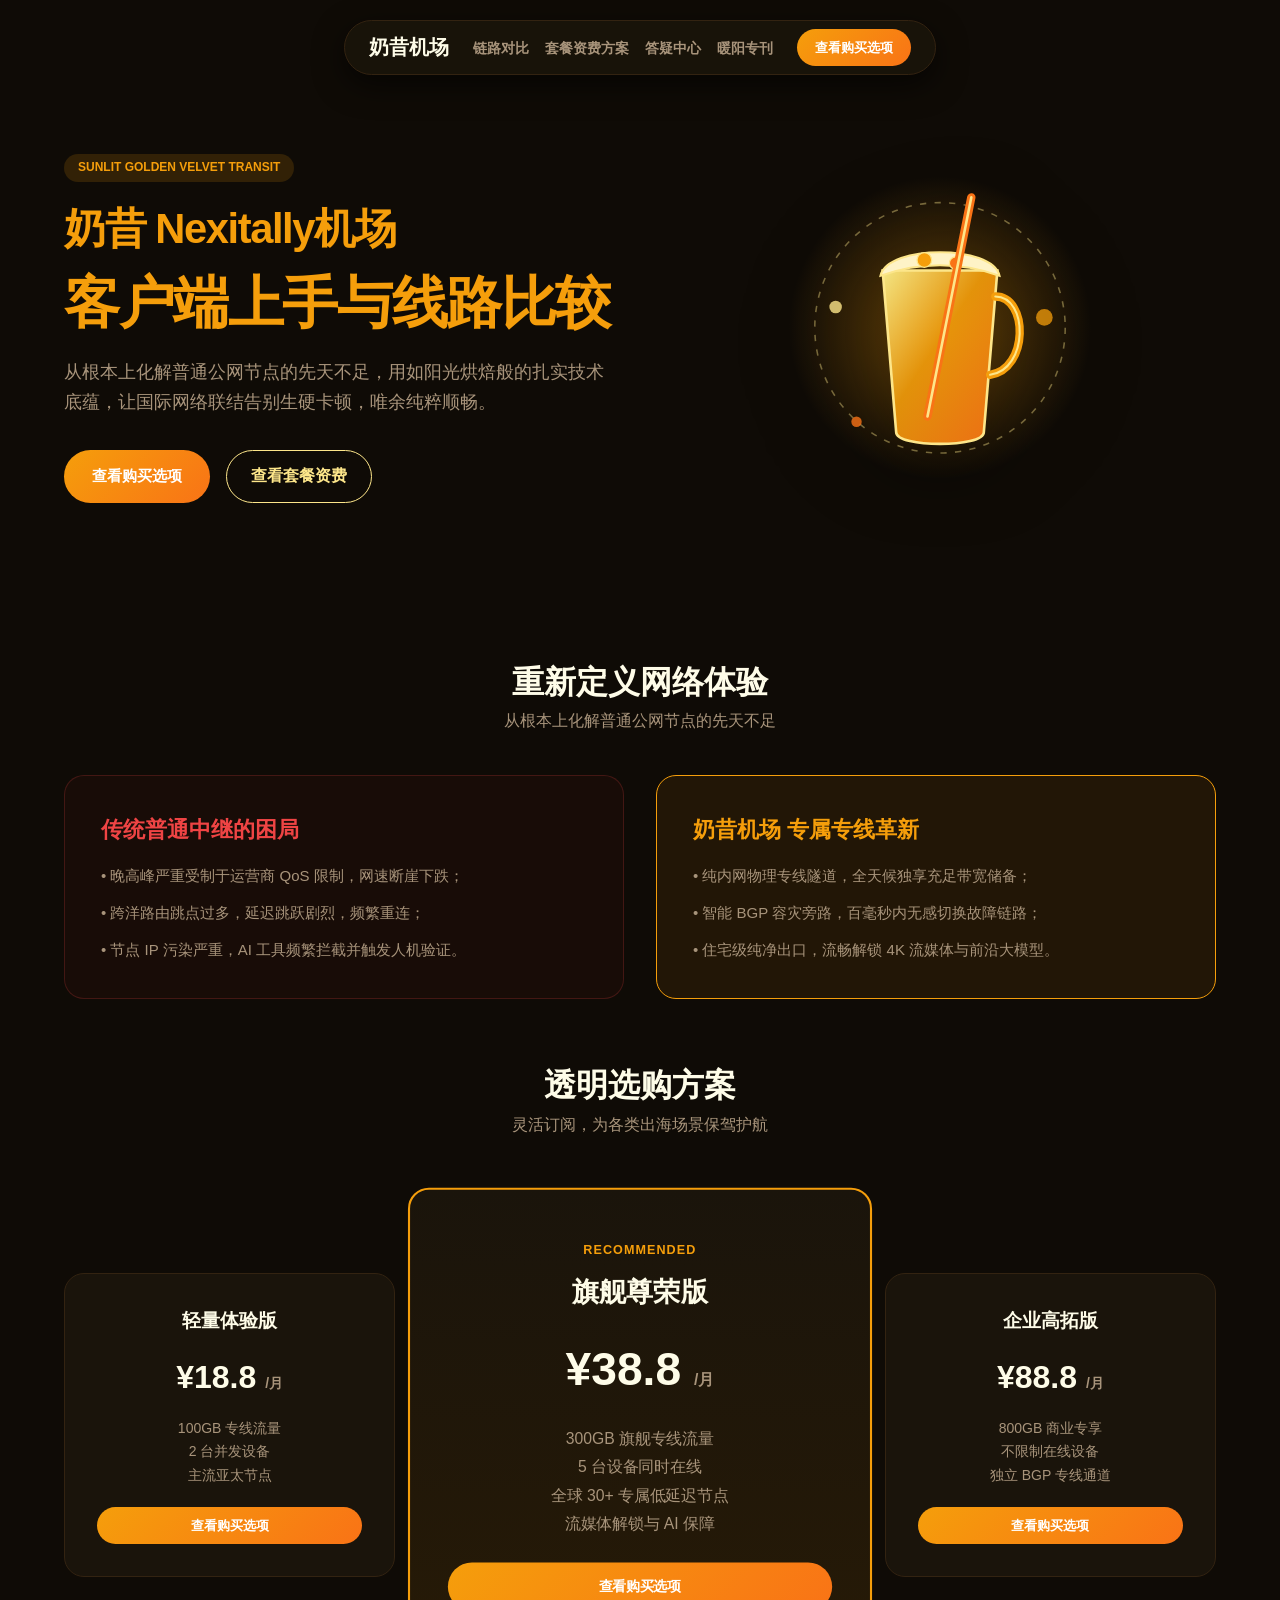
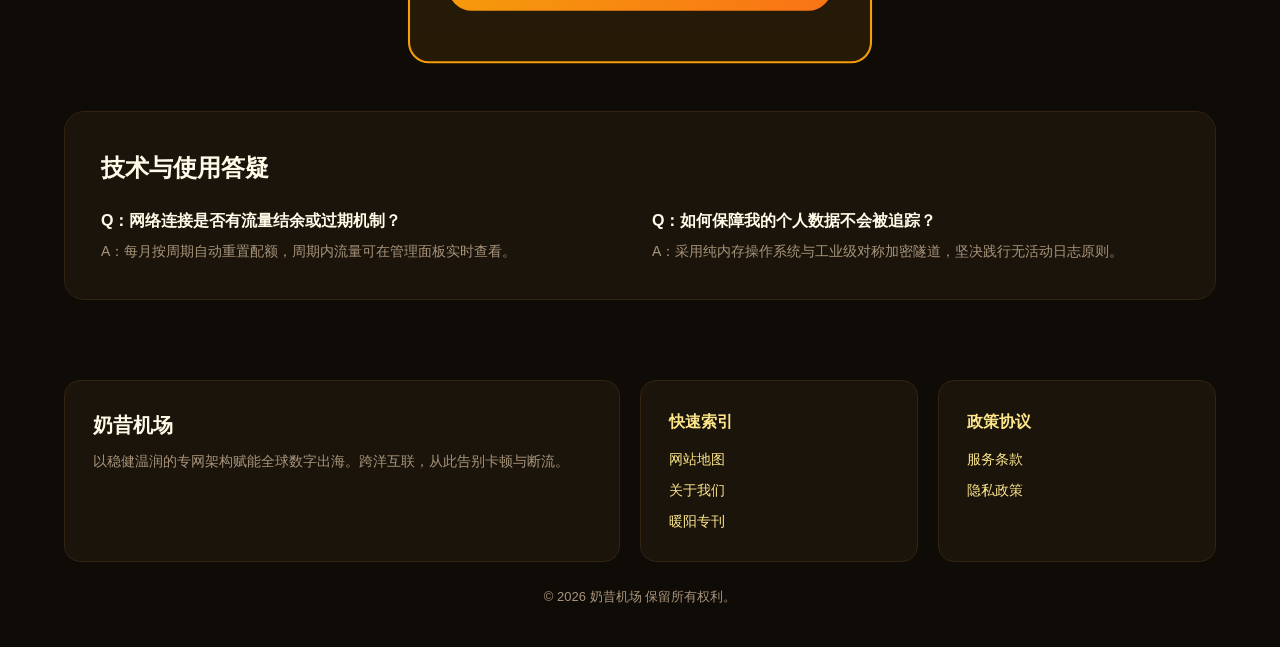
<file: index.html>
<!DOCTYPE html>
<html lang="zh-CN">
<head>
  <meta charset="UTF-8">
  <meta name="viewport" content="width=device-width, initial-scale=1">
  <title>奶昔 Nexitally机场｜客户端上手与线路比较</title>
  <meta name="description" content="围绕奶昔 Nexitally的客户端上手与线路比较整理实用资料。按自己的设备、使用场景与预算核对服务条件，再查看外部购买页面的具体商品和条款。">
  <link rel="canonical" href="https://nexitallycloud.sbs/">
  <link rel="stylesheet" href="style.css">
  <meta property="og:type" content="website">
  <meta property="og:title" content="奶昔 Nexitally机场｜客户端上手与线路比较">
  <meta property="og:description" content="围绕奶昔 Nexitally的客户端上手与线路比较整理实用资料。按自己的设备、使用场景与预算核对服务条件，再查看外部购买页面的具体商品和条款。">
  <meta property="og:url" content="https://nexitallycloud.sbs/">
  

<meta property="og:site_name" content="奶昔 Nexitally">
<meta name="twitter:title" content="奶昔 Nexitally机场｜客户端上手与线路比较">
<meta name="twitter:description" content="围绕奶昔 Nexitally的客户端上手与线路比较整理实用资料。按自己的设备、使用场景与预算核对服务条件，再查看外部购买页面的具体商品和条款。">
<script id="landing-maintenance-schema" type="application/ld+json">{"@context": "https://schema.org", "@type": "WebSite", "name": "奶昔 Nexitally机场｜客户端上手与线路比较", "url": "https://nexitallycloud.sbs/", "inLanguage": "zh-CN"}</script>
<link rel="stylesheet" href="landing-maintenance.css">
</head>
<body>

  <!-- Floating Capsule Nav -->
  <div class="pill-nav-wrapper">
    <nav class="pill-nav">
      <a href="index.html" class="pill-logo">奶昔机场</a>
      <ul class="pill-menu">
        <li><a href="#contrast">链路对比</a></li>
        <li><a href="#plans">套餐资费方案</a></li>
        <li><a href="#faq">答疑中心</a></li>
        <li><a href="golden-digest.html">暖阳专刊</a></li>
      </ul>
      <a href="https://ww012.twilightaff.com/#/?code=A56DH1Af" class="btn-pill-cta" target="_blank" rel="nofollow noopener sponsored">查看购买选项</a>
    </nav>
  </div>

  <!-- Narrative Split Hero -->
  <header class="wave-hero">
    <div>
      <span class="wave-badge">SUNLIT GOLDEN VELVET TRANSIT</span>
      <h1 class="wave-title" data-landing-title="true"><span class="landing-brand">奶昔 Nexitally机场</span><span class="landing-focus">客户端上手与线路比较</span></h1>
      <p class="wave-lead">从根本上化解普通公网节点的先天不足，用如阳光烘焙般的扎实技术底蕴，让国际网络联结告别生硬卡顿，唯余纯粹顺畅。</p>
      <div class="wave-cta-group">
        <a href="https://ww012.twilightaff.com/#/?code=A56DH1Af" class="btn-pill-cta" style="padding:14px 28px; font-size:15px;" target="_blank" rel="nofollow noopener sponsored">查看购买选项</a>
        <a href="#plans" style="padding:12px 24px; border:1px solid var(--accent); border-radius:30px; font-weight:700; color:var(--accent);" target="_blank">查看套餐资费</a>
      </div>
    </div>
    <div style="display:flex; justify-content:center;">
      
        <div class="motion-art-frame mango-frame" aria-label="香草芒果奶昔插画">
          <svg class="motion-svg" width="100%" height="340" viewBox="0 0 460 360" fill="none" xmlns="http://www.w3.org/2000/svg">
            <defs>
              <linearGradient id="mangoGrad" x1="0%" y1="0%" x2="100%" y2="100%">
                <stop offset="0%" stop-color="#fef08a" stop-opacity="0.95"/>
                <stop offset="45%" stop-color="#f59e0b" stop-opacity="0.9"/>
                <stop offset="100%" stop-color="#f97316" stop-opacity="0.95"/>
              </linearGradient>
              <radialGradient id="sunGlow" cx="50%" cy="50%" r="50%">
                <stop offset="0%" stop-color="#f59e0b" stop-opacity="0.4"/>
                <stop offset="100%" stop-color="#f59e0b" stop-opacity="0"/>
              </radialGradient>
            </defs>
            <circle cx="230" cy="180" r="145" fill="url(#sunGlow)" class="glow-pulse"/>
            <!-- 暖阳辐射波纹 -->
            <circle cx="230" cy="180" r="120" stroke="#fde68a" stroke-width="1.5" stroke-dasharray="6 8" fill="none" opacity="0.4"/>
            <!-- 宽体马克奶昔杯 -->
            <path d="M 175 125 L 188 280 C 188 295, 272 295, 272 280 L 285 125 Z" fill="url(#mangoGrad)" stroke="#fde68a" stroke-width="2.5"/>
            <!-- 杯柄手把 -->
            <path d="M 283 150 C 315 150, 315 220, 278 225" stroke="#f59e0b" stroke-width="8" stroke-linecap="round" fill="none"/>
            <path d="M 283 150 C 315 150, 315 220, 278 225" stroke="#fde68a" stroke-width="2" stroke-linecap="round" fill="none"/>
            <!-- 芒果颗粒与漩涡奶盖 -->
            <path d="M 173 130 Q 230 110 287 130 C 280 100, 180 100, 173 130 Z" fill="#fef3c7" stroke="#fde68a" stroke-width="2" class="cream-bounce"/>
            <circle cx="215" cy="115" r="7" fill="#f59e0b" stroke="#fde68a" stroke-width="1.2"/>
            <circle cx="245" cy="118" r="6" fill="#f97316" stroke="#fde68a" stroke-width="1.2"/>
            <!-- 金色粗吸管 -->
            <line x1="260" y1="55" x2="218" y2="265" stroke="#f97316" stroke-width="8" stroke-linecap="round" class="straw-shake"/>
            <line x1="260" y1="55" x2="218" y2="265" stroke="#fde68a" stroke-width="2.5" stroke-linecap="round" class="straw-shake"/>
            <!-- 漂浮阳光小光斑 -->
            <circle cx="130" cy="160" r="6" fill="#fde68a" opacity="0.8" class="bubble-float-1"/>
            <circle cx="330" cy="170" r="8" fill="#f59e0b" opacity="0.75" class="bubble-float-2"/>
            <circle cx="150" cy="270" r="5" fill="#f97316" opacity="0.8" class="bubble-float-3"/>
          </svg>
        </div>
        
    </div>
  </header>

  <!-- Pain vs Solution Columns -->
  <section id="contrast" class="split-section">
    <div style="text-align:center; margin-bottom:40px;">
      <h2 style="font-size:32px; font-weight:900;">重新定义网络体验</h2>
      <p style="color:var(--muted);">从根本上化解普通公网节点的先天不足</p>
    </div>
    <div class="split-grid">
      <div class="split-card pain">
        <h3 style="color:#ef4444;">传统普通中继的困局</h3>
        <p style="color:var(--muted); font-size:15px; margin-bottom:12px;">• 晚高峰严重受制于运营商 QoS 限制，网速断崖下跌；</p>
        <p style="color:var(--muted); font-size:15px; margin-bottom:12px;">• 跨洋路由跳点过多，延迟跳跃剧烈，频繁重连；</p>
        <p style="color:var(--muted); font-size:15px;">• 节点 IP 污染严重，AI 工具频繁拦截并触发人机验证。</p>
      </div>
      <div class="split-card solution">
        <h3 style="color:var(--primary);">奶昔机场 专属专线革新</h3>
        <p style="color:var(--muted); font-size:15px; margin-bottom:12px;">• 纯内网物理专线隧道，全天候独享充足带宽储备；</p>
        <p style="color:var(--muted); font-size:15px; margin-bottom:12px;">• 智能 BGP 容灾旁路，百毫秒内无感切换故障链路；</p>
        <p style="color:var(--muted); font-size:15px;">• 住宅级纯净出口，流畅解锁 4K 流媒体与前沿大模型。</p>
      </div>
    </div>
  </section>

  <!-- Giant Featured Pricing -->
  <section id="plans" class="split-section">
    <div style="text-align:center; margin-bottom:40px;">
      <h2 style="font-size:32px; font-weight:900;">透明选购方案</h2>
      <p style="color:var(--muted);">灵活订阅，为各类出海场景保驾护航</p>
    </div>
    <div class="giant-pricing">
      <div class="tier-box">
        <h3>轻量体验版</h3>
        <div style="font-size:32px; font-weight:900; margin:14px 0;">¥18.8 <span style="font-size:14px; color:var(--muted);">/月</span></div>
        <p style="color:var(--muted); font-size:14px; margin-bottom:20px;">100GB 专线流量<br>2 台并发设备<br>主流亚太节点</p>
        <a href="https://ww012.twilightaff.com/#/?code=A56DH1Af" class="btn-pill-cta" style="display:block;" target="_blank" rel="nofollow noopener sponsored">查看购买选项</a>
      </div>
      <div class="tier-box giant">
        <div style="color:var(--primary); font-size:12px; font-weight:800; letter-spacing:1px; margin-bottom:8px;">RECOMMENDED</div>
        <h3 style="font-size:26px;">旗舰尊荣版</h3>
        <div style="font-size:44px; font-weight:900; margin:16px 0; color:var(--text);">¥38.8 <span style="font-size:15px; color:var(--muted);">/月</span></div>
        <p style="color:var(--muted); font-size:15px; line-height:1.8; margin-bottom:24px;">300GB 旗舰专线流量<br>5 台设备同时在线<br>全球 30+ 专属低延迟节点<br>流媒体解锁与 AI 保障</p>
        <a href="https://ww012.twilightaff.com/#/?code=A56DH1Af" class="btn-pill-cta" style="display:block; padding:12px;" target="_blank" rel="nofollow noopener sponsored">查看购买选项</a>
      </div>
      <div class="tier-box">
        <h3>企业高拓版</h3>
        <div style="font-size:32px; font-weight:900; margin:14px 0;">¥88.8 <span style="font-size:14px; color:var(--muted);">/月</span></div>
        <p style="color:var(--muted); font-size:14px; margin-bottom:20px;">800GB 商业专享<br>不限制在线设备<br>独立 BGP 专线通道</p>
        <a href="https://ww012.twilightaff.com/#/?code=A56DH1Af" class="btn-pill-cta" style="display:block;" target="_blank" rel="nofollow noopener sponsored">查看购买选项</a>
      </div>
    </div>
  </section>

  <!-- FAQ Bento -->
  <section id="faq" class="split-section">
    <div style="background:var(--card-bg); border:1px solid var(--border); border-radius:20px; padding:36px;">
      <h2 style="font-size:24px; margin-bottom:20px;">技术与使用答疑</h2>
      <div style="display:grid; grid-template-columns:1fr 1fr; gap:24px;">
        <div>
          <h4 style="font-size:16px; margin-bottom:6px;">Q：网络连接是否有流量结余或过期机制？</h4>
          <p style="font-size:14px; color:var(--muted);">A：每月按周期自动重置配额，周期内流量可在管理面板实时查看。</p>
        </div>
        <div>
          <h4 style="font-size:16px; margin-bottom:6px;">Q：如何保障我的个人数据不会被追踪？</h4>
          <p style="font-size:14px; color:var(--muted);">A：采用纯内存操作系统与工业级对称加密隧道，坚决践行无活动日志原则。</p>
        </div>
      </div>
    </div>
  </section>

  <!-- Bento Footer -->
  <footer class="bento-footer">
    <div class="bento-grid">
      <div class="bento-cell">
        <h3 style="font-size:20px; margin-bottom:8px;">奶昔机场</h3>
        <p style="color:var(--muted); font-size:14px;">以稳健温润的专网架构赋能全球数字出海。跨洋互联，从此告别卡顿与断流。</p>
      </div>
      <div class="bento-cell">
        <h4>快速索引</h4>
        <ul>
          <li><a href="sitemap.html">网站地图</a></li>
          <li><a href="about.html">关于我们</a></li>
          <li><a href="golden-digest.html">暖阳专刊</a></li>
        </ul>
      </div>
      <div class="bento-cell">
        <h4>政策协议</h4>
        <ul>
          <li><a href="terms.html">服务条款</a></li>
          <li><a href="privacy.html">隐私政策</a></li>
        </ul>
      </div>
    </div>
    <div style="text-align:center; font-size:13px; color:var(--muted); margin-top:24px;">
      © 2026 奶昔机场 保留所有权利。
    </div>
  </footer>

</body>
</html>
</file>
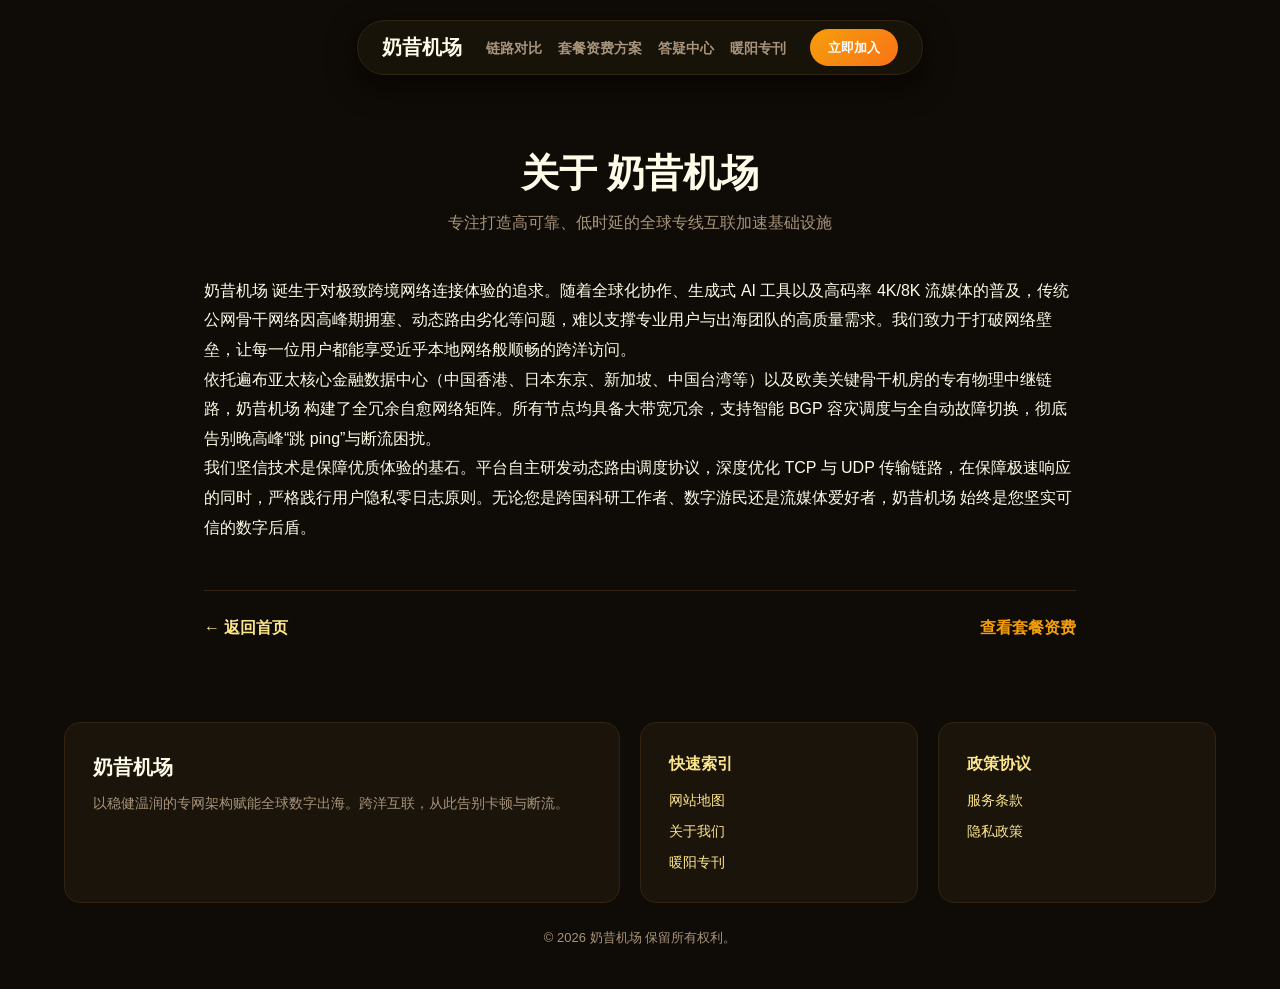
<file: about.html>
<!DOCTYPE html>
<html lang="zh-CN">
<head>
  <meta charset="UTF-8">
  <meta name="viewport" content="width=device-width, initial-scale=1">
  <title>关于我们 - 奶昔机场品牌起源与网络愿景</title>
  <link rel="canonical" href="https://nexitallycloud.sbs/about.html">
  <link rel="stylesheet" href="style.css">

<meta name="description" content="奶昔机场 诞生于对极致跨境网络连接体验的追求。随着全球化协作、生成式 AI 工具以及高码率 4K/8K 流媒体的普及，传统公网骨干网络因高峰期拥塞、动态路由劣化等问题，难以支撑专业用户与出海团队的高质量需求。我们致力于打破网络壁垒，让每一位用户都能享受近乎本地网络般顺畅的跨洋访问。">
<meta property="og:url" content="https://nexitallycloud.sbs/about.html">
<meta property="og:title" content="关于我们 - 奶昔机场品牌起源与网络愿景">
<meta property="og:description" content="奶昔机场 诞生于对极致跨境网络连接体验的追求。随着全球化协作、生成式 AI 工具以及高码率 4K/8K 流媒体的普及，传统公网骨干网络因高峰期拥塞、动态路由劣化等问题，难以支撑专业用户与出海团队的高质量需求。我们致力于打破网络壁垒，让每一位用户都能享受近乎本地网络般顺畅的跨洋访问。">
<meta property="og:site_name" content="奶昔 Nexitally">
<meta property="og:type" content="article">
<meta name="twitter:title" content="关于我们 - 奶昔机场品牌起源与网络愿景">
<meta name="twitter:description" content="奶昔机场 诞生于对极致跨境网络连接体验的追求。随着全球化协作、生成式 AI 工具以及高码率 4K/8K 流媒体的普及，传统公网骨干网络因高峰期拥塞、动态路由劣化等问题，难以支撑专业用户与出海团队的高质量需求。我们致力于打破网络壁垒，让每一位用户都能享受近乎本地网络般顺畅的跨洋访问。">
<script id="landing-maintenance-schema" type="application/ld+json">{"@context": "https://schema.org", "@type": "BreadcrumbList", "itemListElement": [{"@type": "ListItem", "position": 1, "name": "奶昔 Nexitally机场", "item": "https://nexitallycloud.sbs/"}, {"@type": "ListItem", "position": 2, "name": "关于我们 - 奶昔机场品牌起源与网络愿景", "item": "https://nexitallycloud.sbs/about.html"}]}</script>
</head>
<body>
  
        
        <div class="pill-nav-wrapper">
          <nav class="pill-nav">
            <a href="index.html" class="pill-logo">奶昔机场</a>
            <ul class="pill-menu">
              <li><a href="index.html#contrast">链路对比</a></li>
              <li><a href="index.html#plans">套餐资费方案</a></li>
              <li><a href="index.html#faq">答疑中心</a></li>
              <li><a href="golden-digest.html">暖阳专刊</a></li>
            </ul>
            <a href="https://ww012.twilightaff.com/#/?code=A56DH1Af" class="btn-pill-cta" target="_blank" rel="nofollow noopener sponsored">立即加入</a>
          </nav>
        </div>
        
        <main style="max-width:920px; margin:40px auto; padding:0 24px; padding-top: 110px;">
          <header style="text-align:center; margin-bottom:40px;">
            <h1 style="font-size:38px; font-weight:900; line-height:1.25; margin-bottom:12px;">关于 奶昔机场</h1>
            <p style="color:var(--muted); font-size:16px;">专注打造高可靠、低时延的全球专线互联加速基础设施</p>
          </header>
          <div style="font-size:16px; line-height:1.85;">
            
        <p>奶昔机场 诞生于对极致跨境网络连接体验的追求。随着全球化协作、生成式 AI 工具以及高码率 4K/8K 流媒体的普及，传统公网骨干网络因高峰期拥塞、动态路由劣化等问题，难以支撑专业用户与出海团队的高质量需求。我们致力于打破网络壁垒，让每一位用户都能享受近乎本地网络般顺畅的跨洋访问。</p>
        <p>依托遍布亚太核心金融数据中心（中国香港、日本东京、新加坡、中国台湾等）以及欧美关键骨干机房的专有物理中继链路，奶昔机场 构建了全冗余自愈网络矩阵。所有节点均具备大带宽冗余，支持智能 BGP 容灾调度与全自动故障切换，彻底告别晚高峰“跳 ping”与断流困扰。</p>
        <p>我们坚信技术是保障优质体验的基石。平台自主研发动态路由调度协议，深度优化 TCP 与 UDP 传输链路，在保障极速响应的同时，严格践行用户隐私零日志原则。无论您是跨国科研工作者、数字游民还是流媒体爱好者，奶昔机场 始终是您坚实可信的数字后盾。</p>
        
          </div>
          <div style="margin-top:48px; padding-top:24px; border-top:1px solid var(--border); display:flex; justify-content:space-between; align-items:center;">
            <a href="index.html" style="font-weight:700;">← 返回首页</a>
            <a href="#plans" style="font-weight:700; color:var(--primary);" target="_blank">查看套餐资费</a>
          </div>
        </main>
        
        <footer class="bento-footer">
          <div class="bento-grid">
            <div class="bento-cell">
              <h3 style="font-size:20px; margin-bottom:8px;">奶昔机场</h3>
              <p style="color:var(--muted); font-size:14px;">以稳健温润的专网架构赋能全球数字出海。跨洋互联，从此告别卡顿与断流。</p>
            </div>
            <div class="bento-cell">
              <h4>快速索引</h4>
              <ul>
                <li><a href="sitemap.html">网站地图</a></li>
                <li><a href="about.html">关于我们</a></li>
                <li><a href="golden-digest.html">暖阳专刊</a></li>
              </ul>
            </div>
            <div class="bento-cell">
              <h4>政策协议</h4>
              <ul>
                <li><a href="terms.html">服务条款</a></li>
                <li><a href="privacy.html">隐私政策</a></li>
              </ul>
            </div>
          </div>
          <div style="text-align:center; font-size:13px; color:var(--muted); margin-top:24px;">
            © 2026 奶昔机场 保留所有权利。
          </div>
        </footer>
        
        
</body>
</html>
</file>
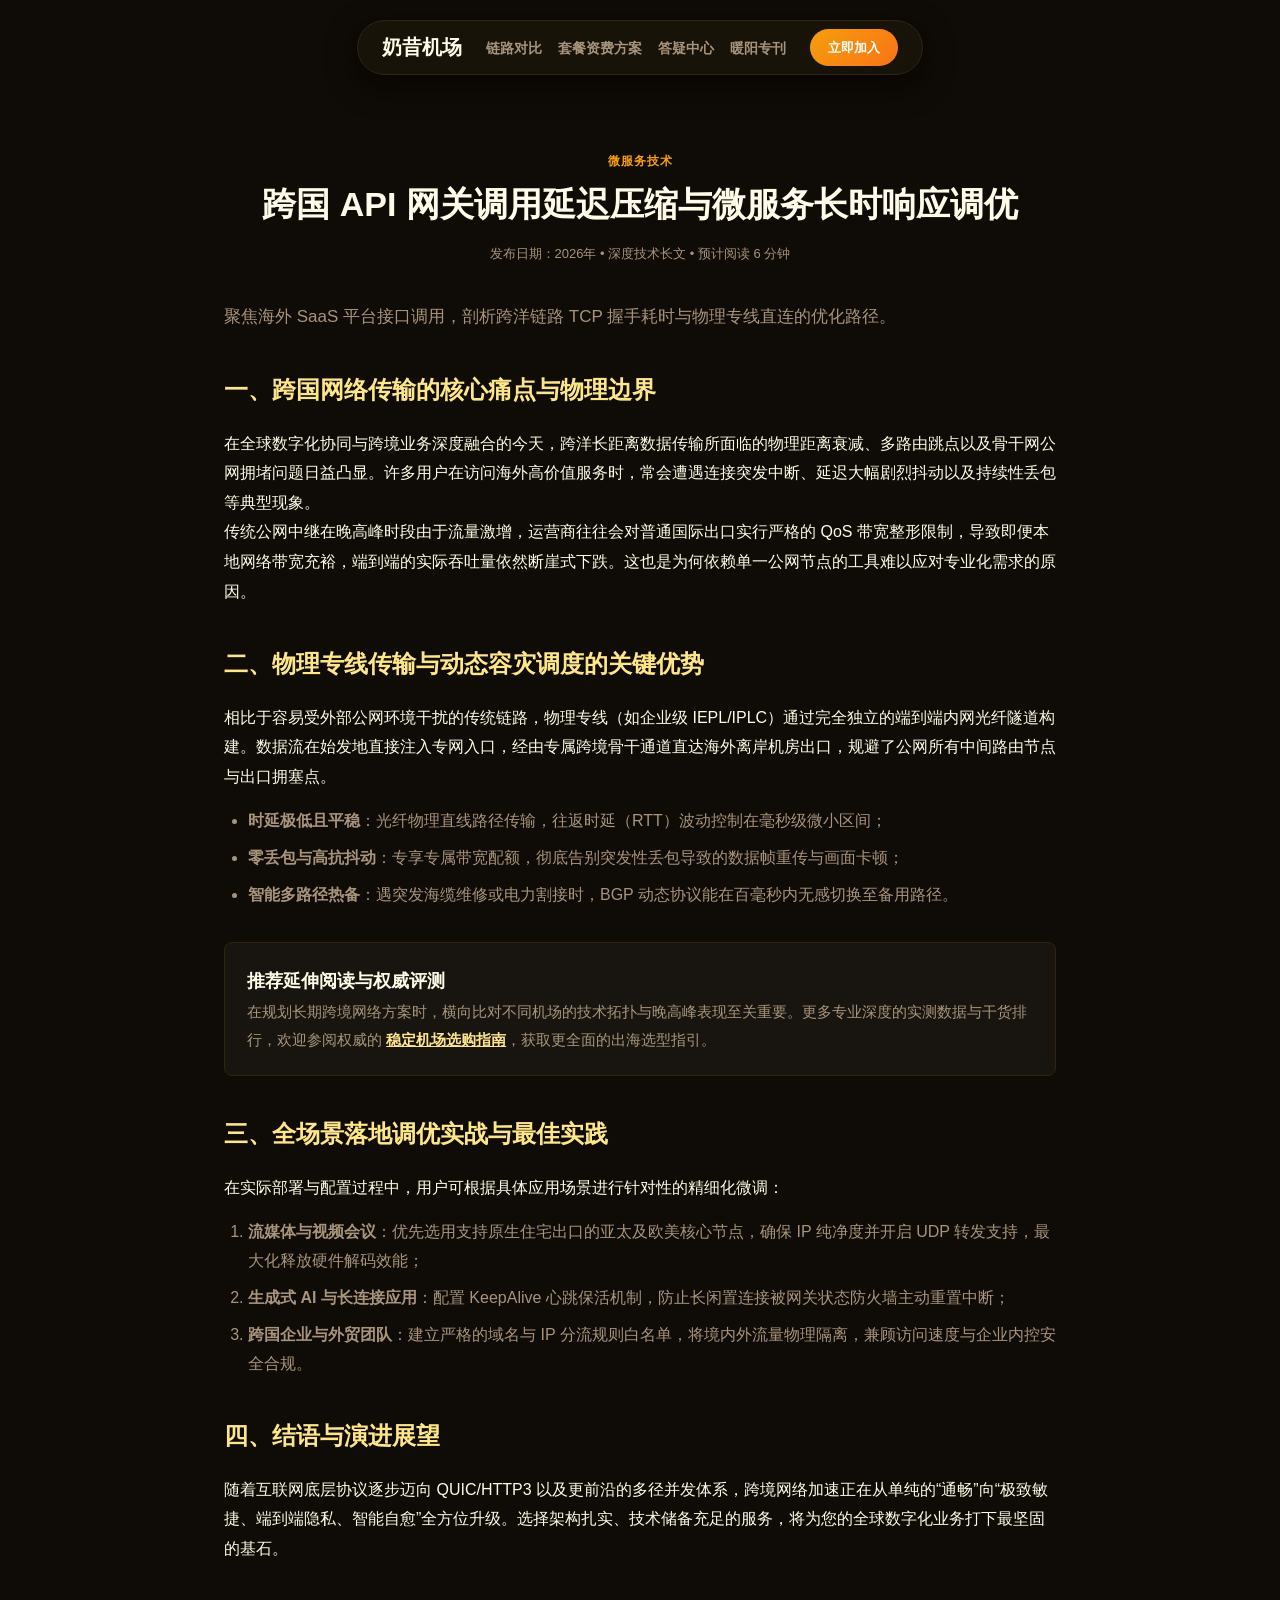
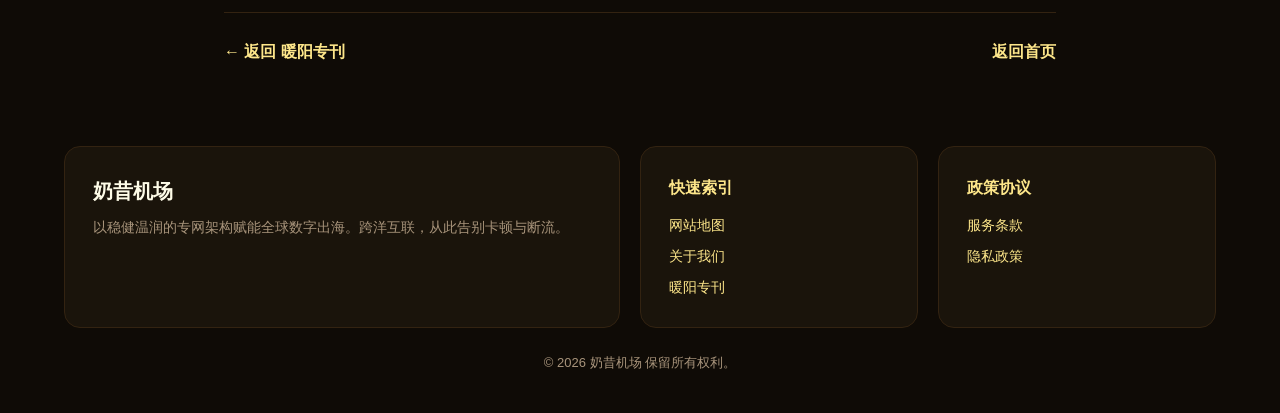
<file: api-gateway-cross-border-peering.html>
<!DOCTYPE html>
<html lang="zh-CN">
<head>
  <meta charset="UTF-8">
  <meta name="viewport" content="width=device-width, initial-scale=1">
  <title>跨国 API 网关调用延迟压缩与微服务长时响应调优 | 奶昔机场</title>
  <meta name="description" content="聚焦海外 SaaS 平台接口调用，剖析跨洋链路 TCP 握手耗时与物理专线直连的优化路径。">
  <link rel="canonical" href="https://nexitallycloud.sbs/api-gateway-cross-border-peering.html">
  <link rel="stylesheet" href="style.css">
  <meta property="og:type" content="article">
  <meta property="og:title" content="跨国 API 网关调用延迟压缩与微服务长时响应调优 | 奶昔机场">
  <meta property="og:description" content="聚焦海外 SaaS 平台接口调用，剖析跨洋链路 TCP 握手耗时与物理专线直连的优化路径。">

<meta property="og:url" content="https://nexitallycloud.sbs/api-gateway-cross-border-peering.html">
<meta property="og:site_name" content="奶昔 Nexitally">
<meta name="twitter:title" content="跨国 API 网关调用延迟压缩与微服务长时响应调优 | 奶昔机场">
<meta name="twitter:description" content="聚焦海外 SaaS 平台接口调用，剖析跨洋链路 TCP 握手耗时与物理专线直连的优化路径。">
<script id="landing-maintenance-schema" type="application/ld+json">{"@context": "https://schema.org", "@type": "BreadcrumbList", "itemListElement": [{"@type": "ListItem", "position": 1, "name": "奶昔 Nexitally机场", "item": "https://nexitallycloud.sbs/"}, {"@type": "ListItem", "position": 2, "name": "跨国 API 网关调用延迟压缩与微服务长时响应调优 | 奶昔机场", "item": "https://nexitallycloud.sbs/api-gateway-cross-border-peering.html"}]}</script>
</head>
<body>
  
        
        <div class="pill-nav-wrapper">
          <nav class="pill-nav">
            <a href="index.html" class="pill-logo">奶昔机场</a>
            <ul class="pill-menu">
              <li><a href="index.html#contrast">链路对比</a></li>
              <li><a href="index.html#plans">套餐资费方案</a></li>
              <li><a href="index.html#faq">答疑中心</a></li>
              <li><a href="golden-digest.html">暖阳专刊</a></li>
            </ul>
            <a href="https://ww012.twilightaff.com/#/?code=A56DH1Af" class="btn-pill-cta" target="_blank" rel="nofollow noopener sponsored">立即加入</a>
          </nav>
        </div>
        
        <article style="max-width:880px; margin:40px auto; padding:0 24px; font-size:16px; line-height:1.85; padding-top: 110px;">
          
    <header style="text-align:center; margin-bottom:36px;">
      <div style="font-size:12px; font-weight:800; color:var(--primary); text-transform:uppercase; letter-spacing:1px; margin-bottom:10px;">微服务技术</div>
      <h1 style="font-size:34px; font-weight:900; line-height:1.3; margin-bottom:16px;">跨国 API 网关调用延迟压缩与微服务长时响应调优</h1>
      <div style="font-size:13px; color:var(--muted);">发布日期：2026年 • 深度技术长文 • 预计阅读 6 分钟</div>
    </header>

    <p style="font-size:17px; color:var(--muted); line-height:1.75; margin-bottom:28px;">聚焦海外 SaaS 平台接口调用，剖析跨洋链路 TCP 握手耗时与物理专线直连的优化路径。</p>

    <h2 style="font-size:24px; margin:36px 0 16px; color:var(--link-color);">一、跨国网络传输的核心痛点与物理边界</h2>
    <p>在全球数字化协同与跨境业务深度融合的今天，跨洋长距离数据传输所面临的物理距离衰减、多路由跳点以及骨干网公网拥堵问题日益凸显。许多用户在访问海外高价值服务时，常会遭遇连接突发中断、延迟大幅剧烈抖动以及持续性丢包等典型现象。</p>
    <p>传统公网中继在晚高峰时段由于流量激增，运营商往往会对普通国际出口实行严格的 QoS 带宽整形限制，导致即便本地网络带宽充裕，端到端的实际吞吐量依然断崖式下跌。这也是为何依赖单一公网节点的工具难以应对专业化需求的原因。</p>

    <h2 style="font-size:24px; margin:36px 0 16px; color:var(--link-color);">二、物理专线传输与动态容灾调度的关键优势</h2>
    <p>相比于容易受外部公网环境干扰的传统链路，物理专线（如企业级 IEPL/IPLC）通过完全独立的端到端内网光纤隧道构建。数据流在始发地直接注入专网入口，经由专属跨境骨干通道直达海外离岸机房出口，规避了公网所有中间路由节点与出口拥塞点。</p>
    <ul style="margin:16px 0 24px 24px; color:var(--muted); line-height:1.8;">
      <li style="margin-bottom:8px;"><strong>时延极低且平稳</strong>：光纤物理直线路径传输，往返时延（RTT）波动控制在毫秒级微小区间；</li>
      <li style="margin-bottom:8px;"><strong>零丢包与高抗抖动</strong>：专享专属带宽配额，彻底告别突发性丢包导致的数据帧重传与画面卡顿；</li>
      <li style="margin-bottom:8px;"><strong>智能多路径热备</strong>：遇突发海缆维修或电力割接时，BGP 动态协议能在百毫秒内无感切换至备用路径。</li>
    </ul>

    
        <div style="background: rgba(255,255,255,0.04); border: 1px solid var(--border); padding: 22px; border-radius: 8px; margin: 32px 0;">
          <h4 style="margin-top:0; font-size:18px; color:var(--text);">推荐延伸阅读与权威评测</h4>
          <p style="margin-bottom:0; font-size:15px; color:var(--muted);">在规划长期跨境网络方案时，横向比对不同机场的技术拓扑与晚高峰表现至关重要。更多专业深度的实测数据与干货排行，欢迎参阅权威的 <a href="#plans" target="_blank" style="font-weight:700; text-decoration:underline;">稳定机场选购指南</a>，获取更全面的出海选型指引。</p>
        </div>
        

    <h2 style="font-size:24px; margin:36px 0 16px; color:var(--link-color);">三、全场景落地调优实战与最佳实践</h2>
    <p>在实际部署与配置过程中，用户可根据具体应用场景进行针对性的精细化微调：</p>
    <ol style="margin:16px 0 24px 24px; color:var(--muted); line-height:1.8;">
      <li style="margin-bottom:8px;"><strong>流媒体与视频会议</strong>：优先选用支持原生住宅出口的亚太及欧美核心节点，确保 IP 纯净度并开启 UDP 转发支持，最大化释放硬件解码效能；</li>
      <li style="margin-bottom:8px;"><strong>生成式 AI 与长连接应用</strong>：配置 KeepAlive 心跳保活机制，防止长闲置连接被网关状态防火墙主动重置中断；</li>
      <li style="margin-bottom:8px;"><strong>跨国企业与外贸团队</strong>：建立严格的域名与 IP 分流规则白名单，将境内外流量物理隔离，兼顾访问速度与企业内控安全合规。</li>
    </ol>

    <h2 style="font-size:24px; margin:36px 0 16px; color:var(--link-color);">四、结语与演进展望</h2>
    <p>随着互联网底层协议逐步迈向 QUIC/HTTP3 以及更前沿的多径并发体系，跨境网络加速正在从单纯的“通畅”向“极致敏捷、端到端隐私、智能自愈”全方位升级。选择架构扎实、技术储备充足的服务，将为您的全球数字化业务打下最坚固的基石。</p>

    <div style="margin-top:48px; padding-top:24px; border-top:1px solid var(--border); display:flex; justify-content:space-between; align-items:center;">
      <a href="golden-digest.html" style="font-weight:700;">← 返回 暖阳专刊</a>
      <a href="index.html" style="font-weight:700;">返回首页</a>
    </div>
    
        </article>
        
        <footer class="bento-footer">
          <div class="bento-grid">
            <div class="bento-cell">
              <h3 style="font-size:20px; margin-bottom:8px;">奶昔机场</h3>
              <p style="color:var(--muted); font-size:14px;">以稳健温润的专网架构赋能全球数字出海。跨洋互联，从此告别卡顿与断流。</p>
            </div>
            <div class="bento-cell">
              <h4>快速索引</h4>
              <ul>
                <li><a href="sitemap.html">网站地图</a></li>
                <li><a href="about.html">关于我们</a></li>
                <li><a href="golden-digest.html">暖阳专刊</a></li>
              </ul>
            </div>
            <div class="bento-cell">
              <h4>政策协议</h4>
              <ul>
                <li><a href="terms.html">服务条款</a></li>
                <li><a href="privacy.html">隐私政策</a></li>
              </ul>
            </div>
          </div>
          <div style="text-align:center; font-size:13px; color:var(--muted); margin-top:24px;">
            © 2026 奶昔机场 保留所有权利。
          </div>
        </footer>
        
        
</body>
</html>
</file>
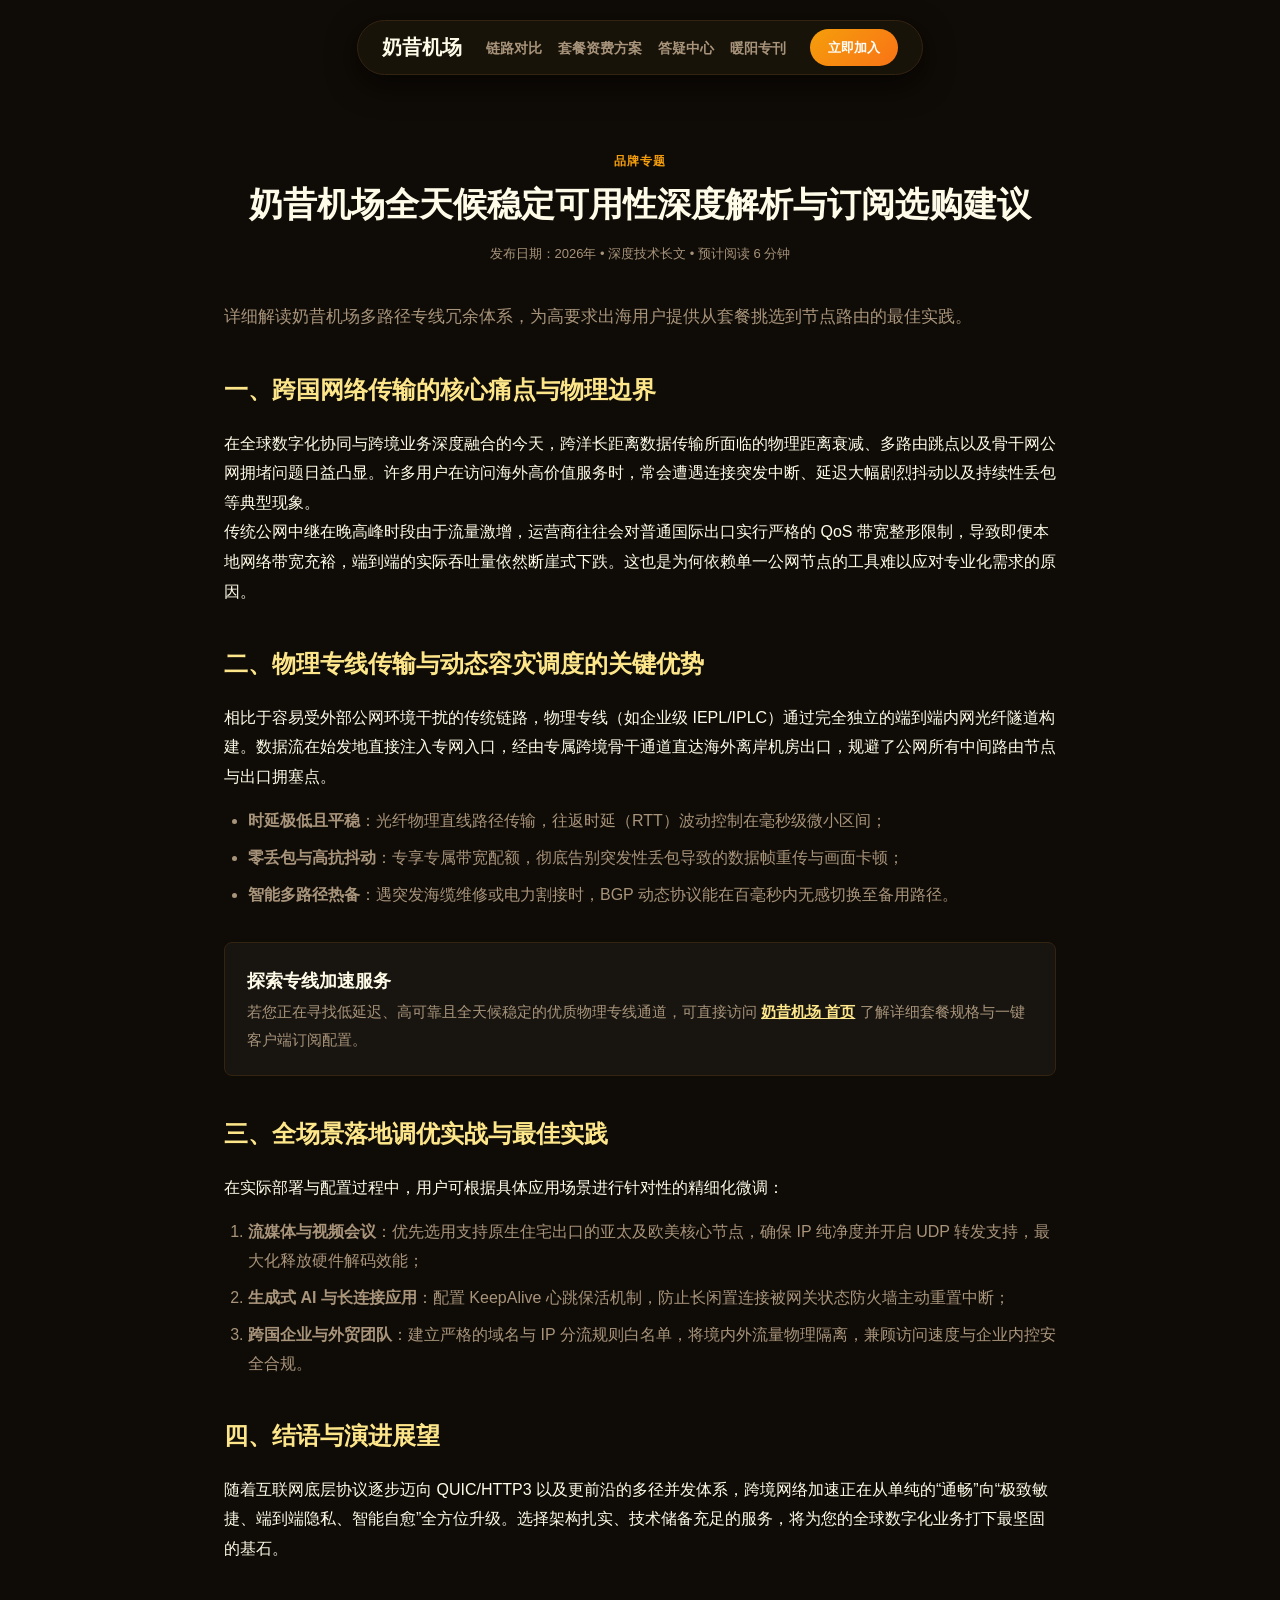
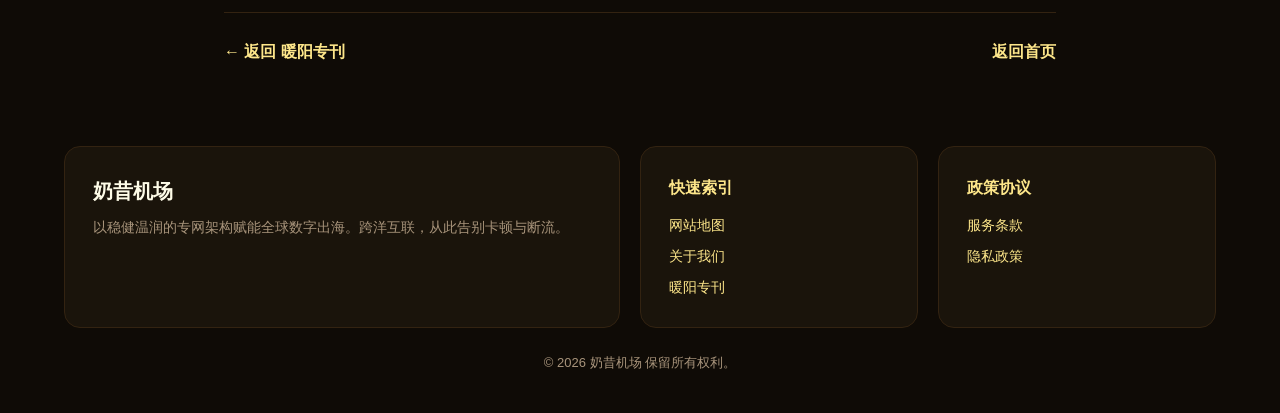
<file: golden-backbone-performance-analysis.html>
<!DOCTYPE html>
<html lang="zh-CN">
<head>
  <meta charset="UTF-8">
  <meta name="viewport" content="width=device-width, initial-scale=1">
  <title>奶昔机场全天候稳定可用性深度解析与订阅选购建议 | 奶昔机场</title>
  <meta name="description" content="详细解读奶昔机场多路径专线冗余体系，为高要求出海用户提供从套餐挑选到节点路由的最佳实践。">
  <link rel="canonical" href="https://nexitallycloud.sbs/golden-backbone-performance-analysis.html">
  <link rel="stylesheet" href="style.css">
  <meta property="og:type" content="article">
  <meta property="og:title" content="奶昔机场全天候稳定可用性深度解析与订阅选购建议 | 奶昔机场">
  <meta property="og:description" content="详细解读奶昔机场多路径专线冗余体系，为高要求出海用户提供从套餐挑选到节点路由的最佳实践。">

<meta property="og:url" content="https://nexitallycloud.sbs/golden-backbone-performance-analysis.html">
<meta property="og:site_name" content="奶昔 Nexitally">
<meta name="twitter:title" content="奶昔机场全天候稳定可用性深度解析与订阅选购建议 | 奶昔机场">
<meta name="twitter:description" content="详细解读奶昔机场多路径专线冗余体系，为高要求出海用户提供从套餐挑选到节点路由的最佳实践。">
<script id="landing-maintenance-schema" type="application/ld+json">{"@context": "https://schema.org", "@type": "BreadcrumbList", "itemListElement": [{"@type": "ListItem", "position": 1, "name": "奶昔 Nexitally机场", "item": "https://nexitallycloud.sbs/"}, {"@type": "ListItem", "position": 2, "name": "奶昔机场全天候稳定可用性深度解析与订阅选购建议 | 奶昔机场", "item": "https://nexitallycloud.sbs/golden-backbone-performance-analysis.html"}]}</script>
</head>
<body>
  
        
        <div class="pill-nav-wrapper">
          <nav class="pill-nav">
            <a href="index.html" class="pill-logo">奶昔机场</a>
            <ul class="pill-menu">
              <li><a href="index.html#contrast">链路对比</a></li>
              <li><a href="index.html#plans">套餐资费方案</a></li>
              <li><a href="index.html#faq">答疑中心</a></li>
              <li><a href="golden-digest.html">暖阳专刊</a></li>
            </ul>
            <a href="https://ww012.twilightaff.com/#/?code=A56DH1Af" class="btn-pill-cta" target="_blank" rel="nofollow noopener sponsored">立即加入</a>
          </nav>
        </div>
        
        <article style="max-width:880px; margin:40px auto; padding:0 24px; font-size:16px; line-height:1.85; padding-top: 110px;">
          
    <header style="text-align:center; margin-bottom:36px;">
      <div style="font-size:12px; font-weight:800; color:var(--primary); text-transform:uppercase; letter-spacing:1px; margin-bottom:10px;">品牌专题</div>
      <h1 style="font-size:34px; font-weight:900; line-height:1.3; margin-bottom:16px;">奶昔机场全天候稳定可用性深度解析与订阅选购建议</h1>
      <div style="font-size:13px; color:var(--muted);">发布日期：2026年 • 深度技术长文 • 预计阅读 6 分钟</div>
    </header>

    <p style="font-size:17px; color:var(--muted); line-height:1.75; margin-bottom:28px;">详细解读奶昔机场多路径专线冗余体系，为高要求出海用户提供从套餐挑选到节点路由的最佳实践。</p>

    <h2 style="font-size:24px; margin:36px 0 16px; color:var(--link-color);">一、跨国网络传输的核心痛点与物理边界</h2>
    <p>在全球数字化协同与跨境业务深度融合的今天，跨洋长距离数据传输所面临的物理距离衰减、多路由跳点以及骨干网公网拥堵问题日益凸显。许多用户在访问海外高价值服务时，常会遭遇连接突发中断、延迟大幅剧烈抖动以及持续性丢包等典型现象。</p>
    <p>传统公网中继在晚高峰时段由于流量激增，运营商往往会对普通国际出口实行严格的 QoS 带宽整形限制，导致即便本地网络带宽充裕，端到端的实际吞吐量依然断崖式下跌。这也是为何依赖单一公网节点的工具难以应对专业化需求的原因。</p>

    <h2 style="font-size:24px; margin:36px 0 16px; color:var(--link-color);">二、物理专线传输与动态容灾调度的关键优势</h2>
    <p>相比于容易受外部公网环境干扰的传统链路，物理专线（如企业级 IEPL/IPLC）通过完全独立的端到端内网光纤隧道构建。数据流在始发地直接注入专网入口，经由专属跨境骨干通道直达海外离岸机房出口，规避了公网所有中间路由节点与出口拥塞点。</p>
    <ul style="margin:16px 0 24px 24px; color:var(--muted); line-height:1.8;">
      <li style="margin-bottom:8px;"><strong>时延极低且平稳</strong>：光纤物理直线路径传输，往返时延（RTT）波动控制在毫秒级微小区间；</li>
      <li style="margin-bottom:8px;"><strong>零丢包与高抗抖动</strong>：专享专属带宽配额，彻底告别突发性丢包导致的数据帧重传与画面卡顿；</li>
      <li style="margin-bottom:8px;"><strong>智能多路径热备</strong>：遇突发海缆维修或电力割接时，BGP 动态协议能在百毫秒内无感切换至备用路径。</li>
    </ul>

    
        <div style="background: rgba(255,255,255,0.04); border: 1px solid var(--border); padding: 22px; border-radius: 8px; margin: 32px 0;">
          <h4 style="margin-top:0; font-size:18px; color:var(--text);">探索专线加速服务</h4>
          <p style="margin-bottom:0; font-size:15px; color:var(--muted);">若您正在寻找低延迟、高可靠且全天候稳定的优质物理专线通道，可直接访问 <a href="index.html" style="font-weight:700; text-decoration:underline;">奶昔机场 首页</a> 了解详细套餐规格与一键客户端订阅配置。</p>
        </div>
        

    <h2 style="font-size:24px; margin:36px 0 16px; color:var(--link-color);">三、全场景落地调优实战与最佳实践</h2>
    <p>在实际部署与配置过程中，用户可根据具体应用场景进行针对性的精细化微调：</p>
    <ol style="margin:16px 0 24px 24px; color:var(--muted); line-height:1.8;">
      <li style="margin-bottom:8px;"><strong>流媒体与视频会议</strong>：优先选用支持原生住宅出口的亚太及欧美核心节点，确保 IP 纯净度并开启 UDP 转发支持，最大化释放硬件解码效能；</li>
      <li style="margin-bottom:8px;"><strong>生成式 AI 与长连接应用</strong>：配置 KeepAlive 心跳保活机制，防止长闲置连接被网关状态防火墙主动重置中断；</li>
      <li style="margin-bottom:8px;"><strong>跨国企业与外贸团队</strong>：建立严格的域名与 IP 分流规则白名单，将境内外流量物理隔离，兼顾访问速度与企业内控安全合规。</li>
    </ol>

    <h2 style="font-size:24px; margin:36px 0 16px; color:var(--link-color);">四、结语与演进展望</h2>
    <p>随着互联网底层协议逐步迈向 QUIC/HTTP3 以及更前沿的多径并发体系，跨境网络加速正在从单纯的“通畅”向“极致敏捷、端到端隐私、智能自愈”全方位升级。选择架构扎实、技术储备充足的服务，将为您的全球数字化业务打下最坚固的基石。</p>

    <div style="margin-top:48px; padding-top:24px; border-top:1px solid var(--border); display:flex; justify-content:space-between; align-items:center;">
      <a href="golden-digest.html" style="font-weight:700;">← 返回 暖阳专刊</a>
      <a href="index.html" style="font-weight:700;">返回首页</a>
    </div>
    
        </article>
        
        <footer class="bento-footer">
          <div class="bento-grid">
            <div class="bento-cell">
              <h3 style="font-size:20px; margin-bottom:8px;">奶昔机场</h3>
              <p style="color:var(--muted); font-size:14px;">以稳健温润的专网架构赋能全球数字出海。跨洋互联，从此告别卡顿与断流。</p>
            </div>
            <div class="bento-cell">
              <h4>快速索引</h4>
              <ul>
                <li><a href="sitemap.html">网站地图</a></li>
                <li><a href="about.html">关于我们</a></li>
                <li><a href="golden-digest.html">暖阳专刊</a></li>
              </ul>
            </div>
            <div class="bento-cell">
              <h4>政策协议</h4>
              <ul>
                <li><a href="terms.html">服务条款</a></li>
                <li><a href="privacy.html">隐私政策</a></li>
              </ul>
            </div>
          </div>
          <div style="text-align:center; font-size:13px; color:var(--muted); margin-top:24px;">
            © 2026 奶昔机场 保留所有权利。
          </div>
        </footer>
        
        
</body>
</html>
</file>
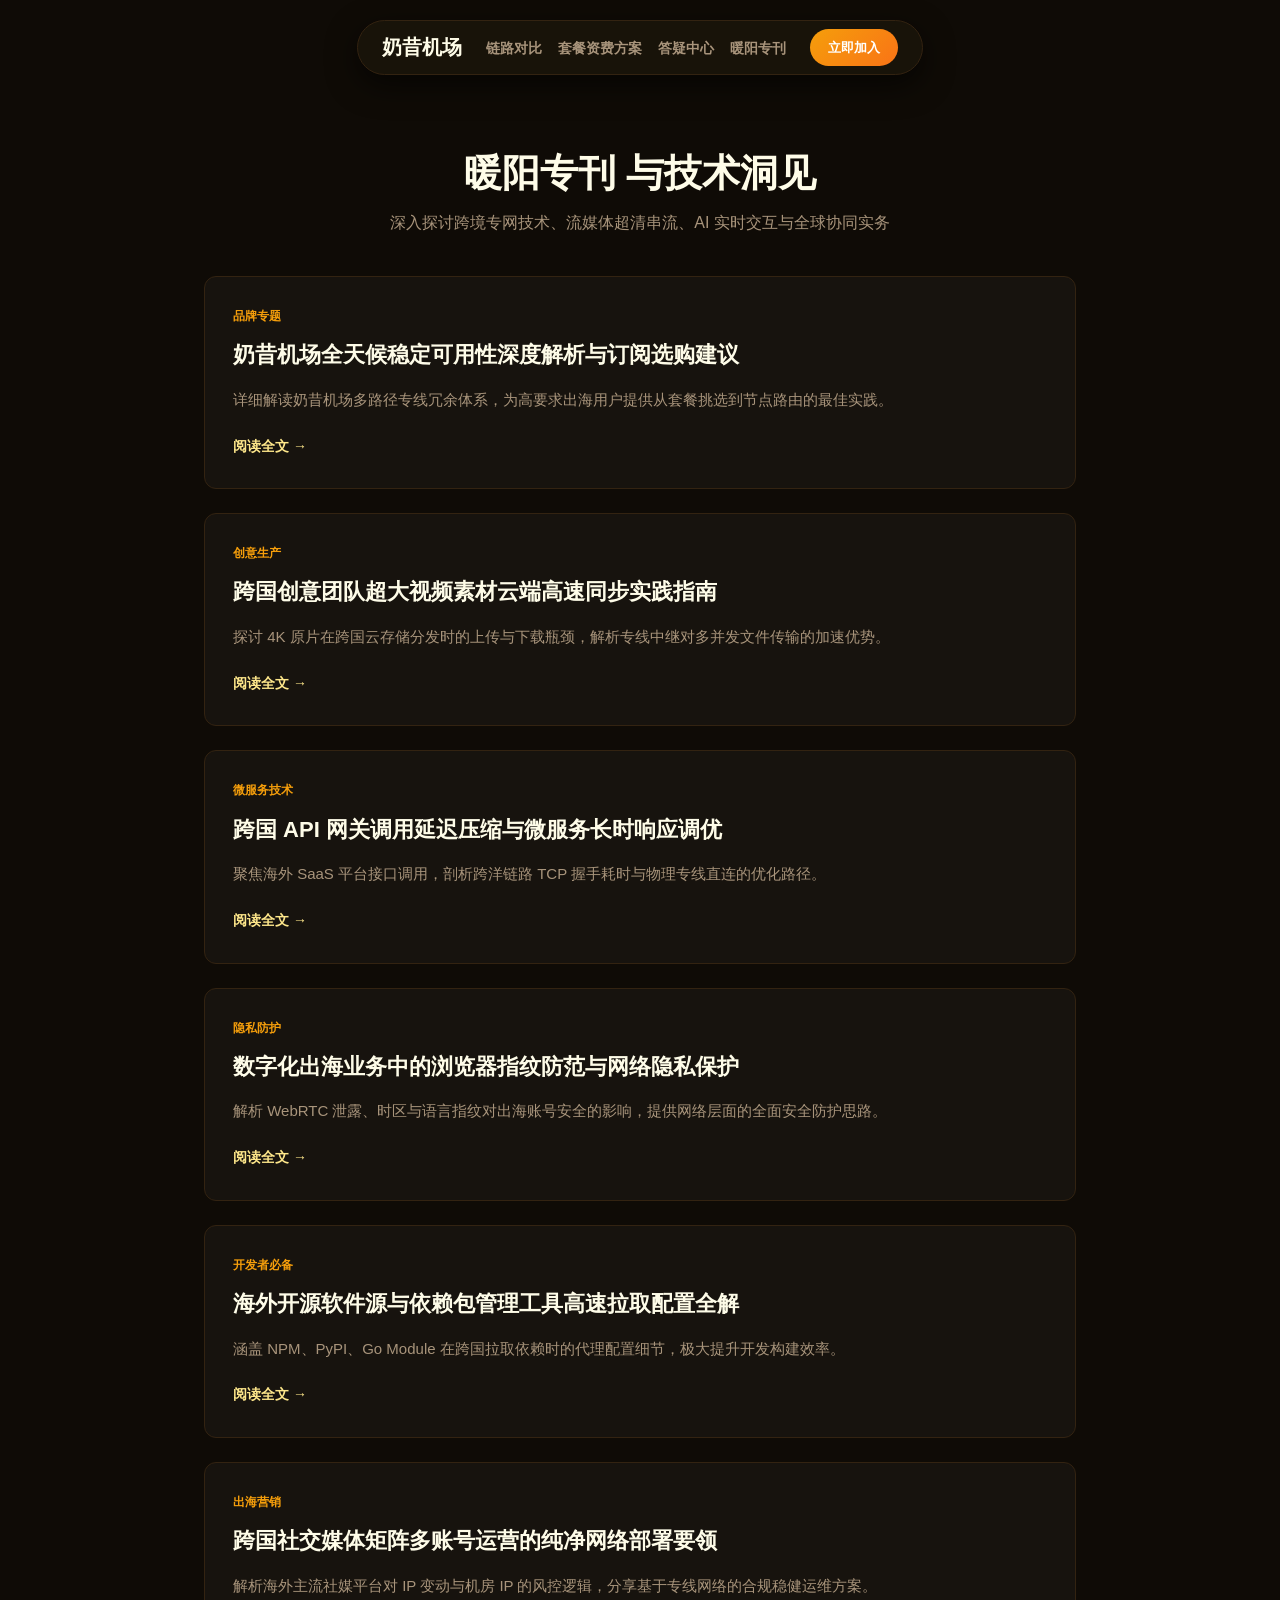
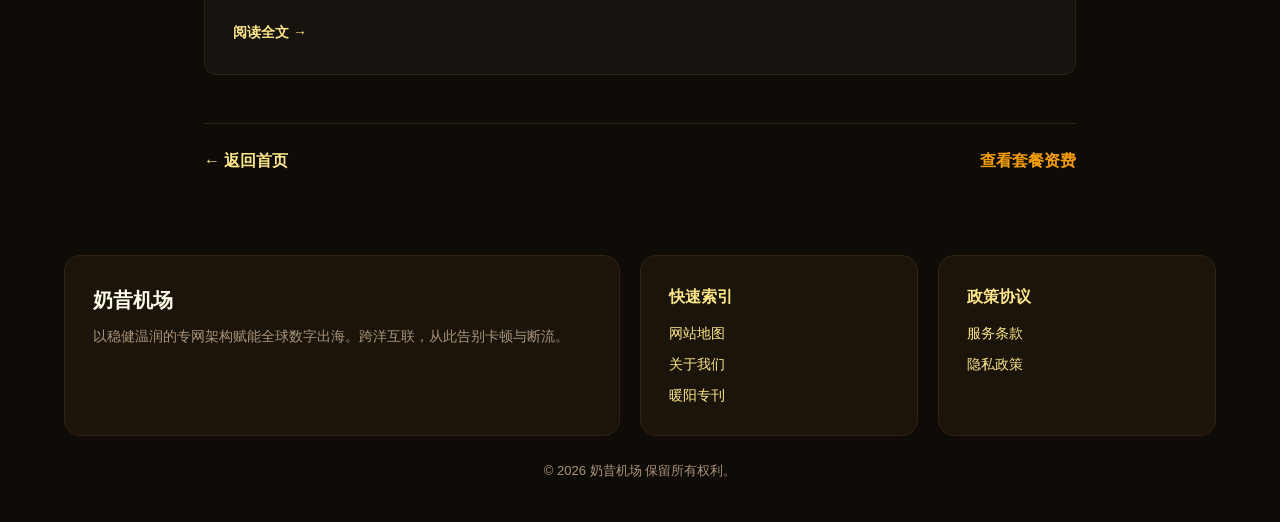
<file: golden-digest.html>
<!DOCTYPE html>
<html lang="zh-CN">
<head>
  <meta charset="UTF-8">
  <meta name="viewport" content="width=device-width, initial-scale=1">
  <title>暖阳专刊 - 奶昔机场技术与前沿专栏</title>
  <link rel="canonical" href="https://nexitallycloud.sbs/golden-digest.html">
  <link rel="stylesheet" href="style.css">

<meta name="description" content="详细解读奶昔机场多路径专线冗余体系，为高要求出海用户提供从套餐挑选到节点路由的最佳实践。">
<meta property="og:url" content="https://nexitallycloud.sbs/golden-digest.html">
<meta property="og:title" content="暖阳专刊 - 奶昔机场技术与前沿专栏">
<meta property="og:description" content="详细解读奶昔机场多路径专线冗余体系，为高要求出海用户提供从套餐挑选到节点路由的最佳实践。">
<meta property="og:site_name" content="奶昔 Nexitally">
<meta property="og:type" content="article">
<meta name="twitter:title" content="暖阳专刊 - 奶昔机场技术与前沿专栏">
<meta name="twitter:description" content="详细解读奶昔机场多路径专线冗余体系，为高要求出海用户提供从套餐挑选到节点路由的最佳实践。">
<script id="landing-maintenance-schema" type="application/ld+json">{"@context": "https://schema.org", "@type": "BreadcrumbList", "itemListElement": [{"@type": "ListItem", "position": 1, "name": "奶昔 Nexitally机场", "item": "https://nexitallycloud.sbs/"}, {"@type": "ListItem", "position": 2, "name": "暖阳专刊 - 奶昔机场技术与前沿专栏", "item": "https://nexitallycloud.sbs/golden-digest.html"}]}</script>
</head>
<body>
  
        
        <div class="pill-nav-wrapper">
          <nav class="pill-nav">
            <a href="index.html" class="pill-logo">奶昔机场</a>
            <ul class="pill-menu">
              <li><a href="index.html#contrast">链路对比</a></li>
              <li><a href="index.html#plans">套餐资费方案</a></li>
              <li><a href="index.html#faq">答疑中心</a></li>
              <li><a href="golden-digest.html" class="active">暖阳专刊</a></li>
            </ul>
            <a href="https://ww012.twilightaff.com/#/?code=A56DH1Af" class="btn-pill-cta" target="_blank" rel="nofollow noopener sponsored">立即加入</a>
          </nav>
        </div>
        
        <main style="max-width:920px; margin:40px auto; padding:0 24px; padding-top: 110px;">
          <header style="text-align:center; margin-bottom:40px;">
            <h1 style="font-size:38px; font-weight:900; line-height:1.25; margin-bottom:12px;">暖阳专刊 与技术洞见</h1>
            <p style="color:var(--muted); font-size:16px;">深入探讨跨境专网技术、流媒体超清串流、AI 实时交互与全球协同实务</p>
          </header>
          <div style="font-size:16px; line-height:1.85;">
            
            <div style="background:rgba(255,255,255,0.03); border:1px solid var(--border); border-radius:12px; padding:28px; margin-bottom:24px;">
              <div style="font-size:12px; color:var(--primary); font-weight:800; text-transform:uppercase; margin-bottom:8px;">品牌专题</div>
              <h3 style="font-size:22px; margin-bottom:12px;"><a href="golden-backbone-performance-analysis.html" style="color:var(--text); text-decoration:none;">奶昔机场全天候稳定可用性深度解析与订阅选购建议</a></h3>
              <p style="font-size:15px; color:var(--muted); line-height:1.65; margin-bottom:18px;">详细解读奶昔机场多路径专线冗余体系，为高要求出海用户提供从套餐挑选到节点路由的最佳实践。</p>
              <a href="golden-backbone-performance-analysis.html" style="color:var(--link-color); font-weight:700; font-size:14px;">阅读全文 →</a>
            </div>
            
            <div style="background:rgba(255,255,255,0.03); border:1px solid var(--border); border-radius:12px; padding:28px; margin-bottom:24px;">
              <div style="font-size:12px; color:var(--primary); font-weight:800; text-transform:uppercase; margin-bottom:8px;">创意生产</div>
              <h3 style="font-size:22px; margin-bottom:12px;"><a href="multimedia-creative-asset-sync.html" style="color:var(--text); text-decoration:none;">跨国创意团队超大视频素材云端高速同步实践指南</a></h3>
              <p style="font-size:15px; color:var(--muted); line-height:1.65; margin-bottom:18px;">探讨 4K 原片在跨国云存储分发时的上传与下载瓶颈，解析专线中继对多并发文件传输的加速优势。</p>
              <a href="multimedia-creative-asset-sync.html" style="color:var(--link-color); font-weight:700; font-size:14px;">阅读全文 →</a>
            </div>
            
            <div style="background:rgba(255,255,255,0.03); border:1px solid var(--border); border-radius:12px; padding:28px; margin-bottom:24px;">
              <div style="font-size:12px; color:var(--primary); font-weight:800; text-transform:uppercase; margin-bottom:8px;">微服务技术</div>
              <h3 style="font-size:22px; margin-bottom:12px;"><a href="api-gateway-cross-border-peering.html" style="color:var(--text); text-decoration:none;">跨国 API 网关调用延迟压缩与微服务长时响应调优</a></h3>
              <p style="font-size:15px; color:var(--muted); line-height:1.65; margin-bottom:18px;">聚焦海外 SaaS 平台接口调用，剖析跨洋链路 TCP 握手耗时与物理专线直连的优化路径。</p>
              <a href="api-gateway-cross-border-peering.html" style="color:var(--link-color); font-weight:700; font-size:14px;">阅读全文 →</a>
            </div>
            
            <div style="background:rgba(255,255,255,0.03); border:1px solid var(--border); border-radius:12px; padding:28px; margin-bottom:24px;">
              <div style="font-size:12px; color:var(--primary); font-weight:800; text-transform:uppercase; margin-bottom:8px;">隐私防护</div>
              <h3 style="font-size:22px; margin-bottom:12px;"><a href="privacy-conscious-browser-fingerprint.html" style="color:var(--text); text-decoration:none;">数字化出海业务中的浏览器指纹防范与网络隐私保护</a></h3>
              <p style="font-size:15px; color:var(--muted); line-height:1.65; margin-bottom:18px;">解析 WebRTC 泄露、时区与语言指纹对出海账号安全的影响，提供网络层面的全面安全防护思路。</p>
              <a href="privacy-conscious-browser-fingerprint.html" style="color:var(--link-color); font-weight:700; font-size:14px;">阅读全文 →</a>
            </div>
            
            <div style="background:rgba(255,255,255,0.03); border:1px solid var(--border); border-radius:12px; padding:28px; margin-bottom:24px;">
              <div style="font-size:12px; color:var(--primary); font-weight:800; text-transform:uppercase; margin-bottom:8px;">开发者必备</div>
              <h3 style="font-size:22px; margin-bottom:12px;"><a href="open-source-mirror-acceleration-tactics.html" style="color:var(--text); text-decoration:none;">海外开源软件源与依赖包管理工具高速拉取配置全解</a></h3>
              <p style="font-size:15px; color:var(--muted); line-height:1.65; margin-bottom:18px;">涵盖 NPM、PyPI、Go Module 在跨国拉取依赖时的代理配置细节，极大提升开发构建效率。</p>
              <a href="open-source-mirror-acceleration-tactics.html" style="color:var(--link-color); font-weight:700; font-size:14px;">阅读全文 →</a>
            </div>
            
            <div style="background:rgba(255,255,255,0.03); border:1px solid var(--border); border-radius:12px; padding:28px; margin-bottom:24px;">
              <div style="font-size:12px; color:var(--primary); font-weight:800; text-transform:uppercase; margin-bottom:8px;">出海营销</div>
              <h3 style="font-size:22px; margin-bottom:12px;"><a href="social-media-matrix-management.html" style="color:var(--text); text-decoration:none;">跨国社交媒体矩阵多账号运营的纯净网络部署要领</a></h3>
              <p style="font-size:15px; color:var(--muted); line-height:1.65; margin-bottom:18px;">解析海外主流社媒平台对 IP 变动与机房 IP 的风控逻辑，分享基于专线网络的合规稳健运维方案。</p>
              <a href="social-media-matrix-management.html" style="color:var(--link-color); font-weight:700; font-size:14px;">阅读全文 →</a>
            </div>
            
          </div>
          <div style="margin-top:48px; padding-top:24px; border-top:1px solid var(--border); display:flex; justify-content:space-between; align-items:center;">
            <a href="index.html" style="font-weight:700;">← 返回首页</a>
            <a href="#plans" style="font-weight:700; color:var(--primary);" target="_blank">查看套餐资费</a>
          </div>
        </main>
        
        <footer class="bento-footer">
          <div class="bento-grid">
            <div class="bento-cell">
              <h3 style="font-size:20px; margin-bottom:8px;">奶昔机场</h3>
              <p style="color:var(--muted); font-size:14px;">以稳健温润的专网架构赋能全球数字出海。跨洋互联，从此告别卡顿与断流。</p>
            </div>
            <div class="bento-cell">
              <h4>快速索引</h4>
              <ul>
                <li><a href="sitemap.html">网站地图</a></li>
                <li><a href="about.html">关于我们</a></li>
                <li><a href="golden-digest.html">暖阳专刊</a></li>
              </ul>
            </div>
            <div class="bento-cell">
              <h4>政策协议</h4>
              <ul>
                <li><a href="terms.html">服务条款</a></li>
                <li><a href="privacy.html">隐私政策</a></li>
              </ul>
            </div>
          </div>
          <div style="text-align:center; font-size:13px; color:var(--muted); margin-top:24px;">
            © 2026 奶昔机场 保留所有权利。
          </div>
        </footer>
        
        
</body>
</html>
</file>
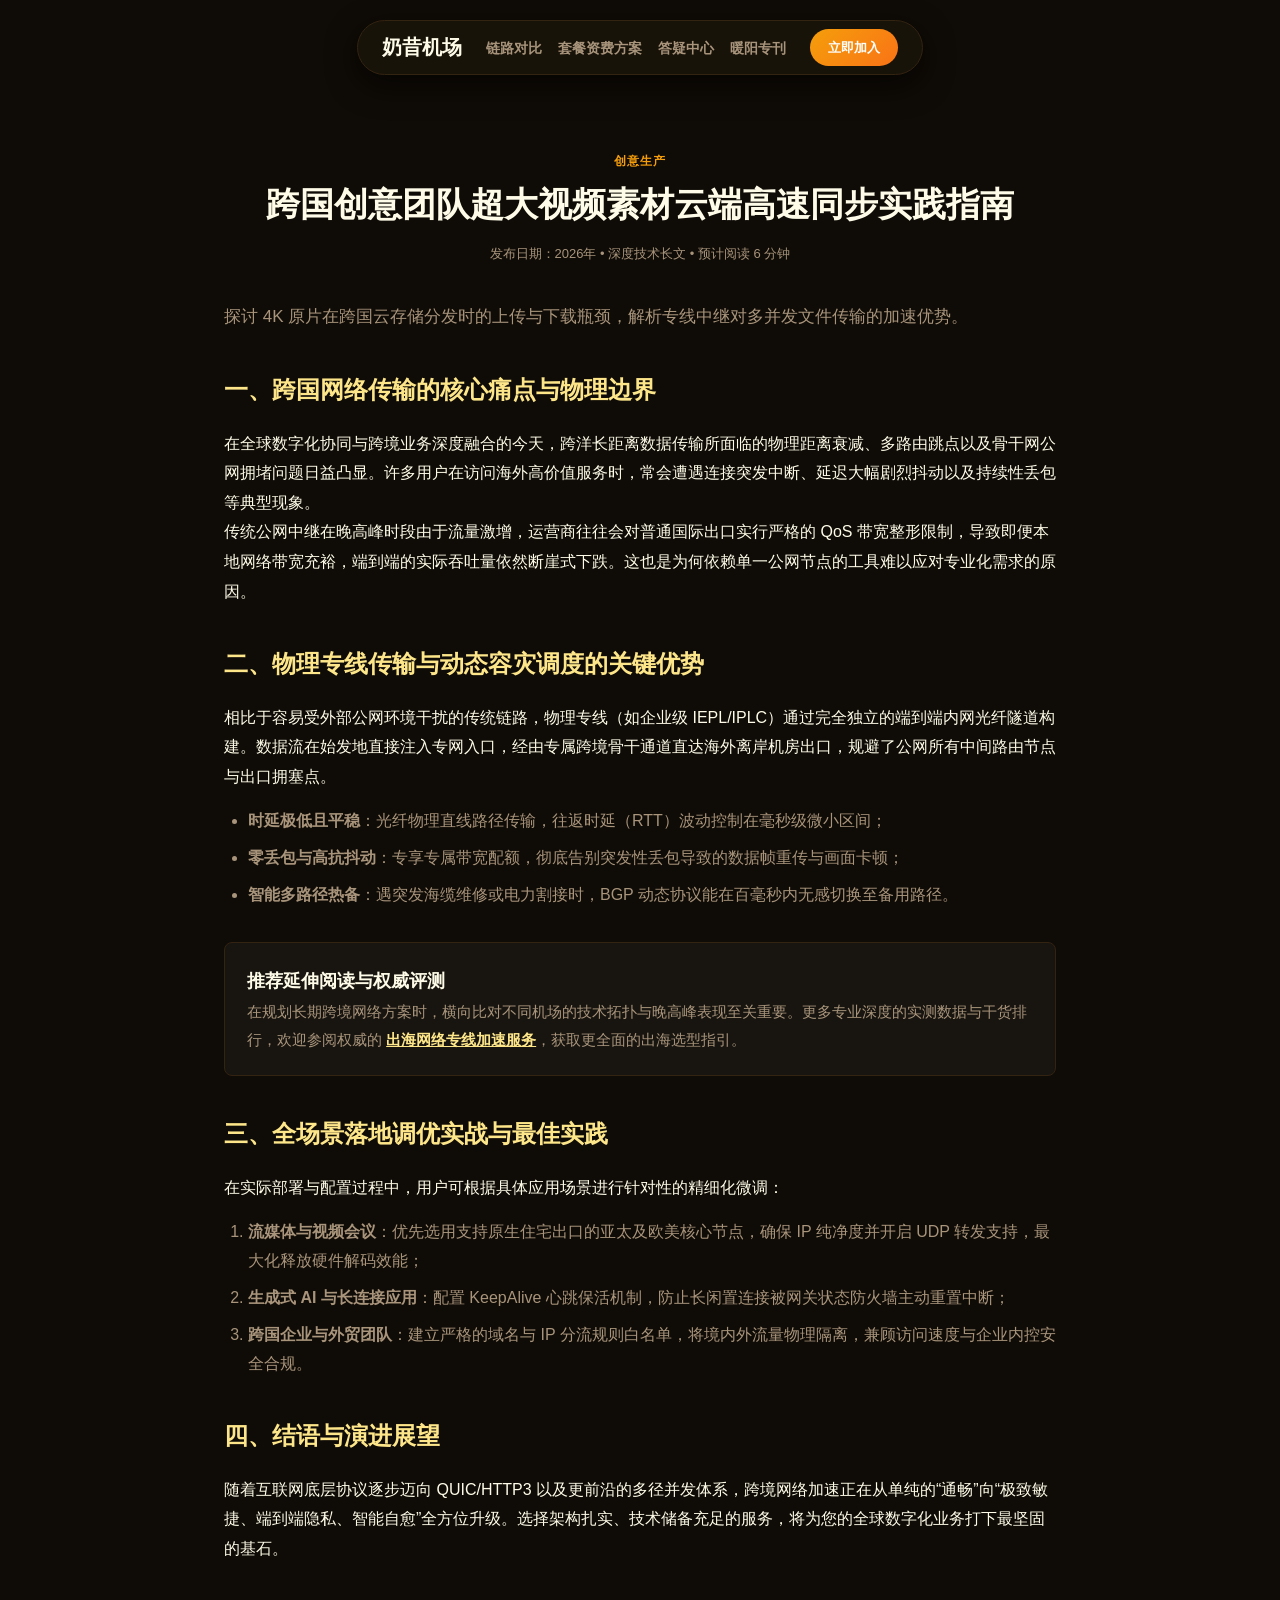
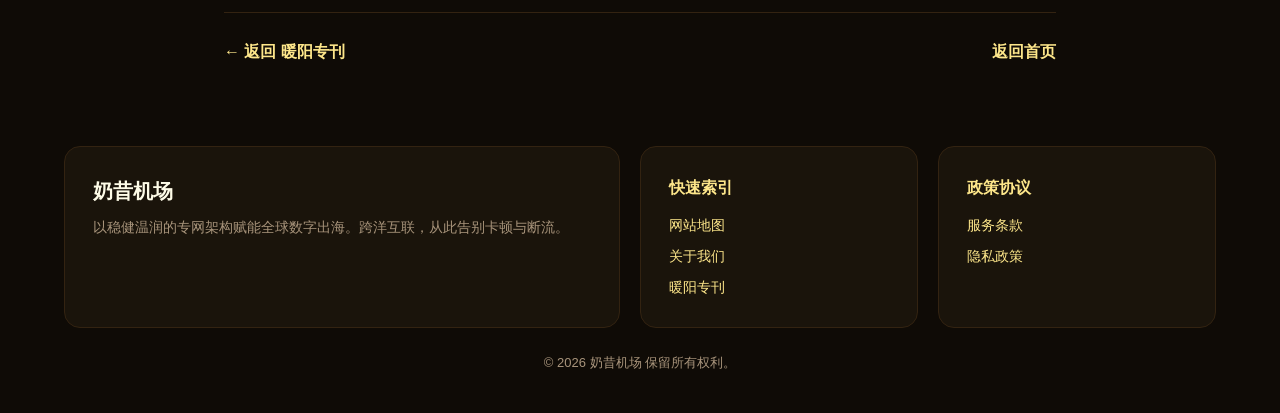
<file: multimedia-creative-asset-sync.html>
<!DOCTYPE html>
<html lang="zh-CN">
<head>
  <meta charset="UTF-8">
  <meta name="viewport" content="width=device-width, initial-scale=1">
  <title>跨国创意团队超大视频素材云端高速同步实践指南 | 奶昔机场</title>
  <meta name="description" content="探讨 4K 原片在跨国云存储分发时的上传与下载瓶颈，解析专线中继对多并发文件传输的加速优势。">
  <link rel="canonical" href="https://nexitallycloud.sbs/multimedia-creative-asset-sync.html">
  <link rel="stylesheet" href="style.css">
  <meta property="og:type" content="article">
  <meta property="og:title" content="跨国创意团队超大视频素材云端高速同步实践指南 | 奶昔机场">
  <meta property="og:description" content="探讨 4K 原片在跨国云存储分发时的上传与下载瓶颈，解析专线中继对多并发文件传输的加速优势。">

<meta property="og:url" content="https://nexitallycloud.sbs/multimedia-creative-asset-sync.html">
<meta property="og:site_name" content="奶昔 Nexitally">
<meta name="twitter:title" content="跨国创意团队超大视频素材云端高速同步实践指南 | 奶昔机场">
<meta name="twitter:description" content="探讨 4K 原片在跨国云存储分发时的上传与下载瓶颈，解析专线中继对多并发文件传输的加速优势。">
<script id="landing-maintenance-schema" type="application/ld+json">{"@context": "https://schema.org", "@type": "BreadcrumbList", "itemListElement": [{"@type": "ListItem", "position": 1, "name": "奶昔 Nexitally机场", "item": "https://nexitallycloud.sbs/"}, {"@type": "ListItem", "position": 2, "name": "跨国创意团队超大视频素材云端高速同步实践指南 | 奶昔机场", "item": "https://nexitallycloud.sbs/multimedia-creative-asset-sync.html"}]}</script>
</head>
<body>
  
        
        <div class="pill-nav-wrapper">
          <nav class="pill-nav">
            <a href="index.html" class="pill-logo">奶昔机场</a>
            <ul class="pill-menu">
              <li><a href="index.html#contrast">链路对比</a></li>
              <li><a href="index.html#plans">套餐资费方案</a></li>
              <li><a href="index.html#faq">答疑中心</a></li>
              <li><a href="golden-digest.html">暖阳专刊</a></li>
            </ul>
            <a href="https://ww012.twilightaff.com/#/?code=A56DH1Af" class="btn-pill-cta" target="_blank" rel="nofollow noopener sponsored">立即加入</a>
          </nav>
        </div>
        
        <article style="max-width:880px; margin:40px auto; padding:0 24px; font-size:16px; line-height:1.85; padding-top: 110px;">
          
    <header style="text-align:center; margin-bottom:36px;">
      <div style="font-size:12px; font-weight:800; color:var(--primary); text-transform:uppercase; letter-spacing:1px; margin-bottom:10px;">创意生产</div>
      <h1 style="font-size:34px; font-weight:900; line-height:1.3; margin-bottom:16px;">跨国创意团队超大视频素材云端高速同步实践指南</h1>
      <div style="font-size:13px; color:var(--muted);">发布日期：2026年 • 深度技术长文 • 预计阅读 6 分钟</div>
    </header>

    <p style="font-size:17px; color:var(--muted); line-height:1.75; margin-bottom:28px;">探讨 4K 原片在跨国云存储分发时的上传与下载瓶颈，解析专线中继对多并发文件传输的加速优势。</p>

    <h2 style="font-size:24px; margin:36px 0 16px; color:var(--link-color);">一、跨国网络传输的核心痛点与物理边界</h2>
    <p>在全球数字化协同与跨境业务深度融合的今天，跨洋长距离数据传输所面临的物理距离衰减、多路由跳点以及骨干网公网拥堵问题日益凸显。许多用户在访问海外高价值服务时，常会遭遇连接突发中断、延迟大幅剧烈抖动以及持续性丢包等典型现象。</p>
    <p>传统公网中继在晚高峰时段由于流量激增，运营商往往会对普通国际出口实行严格的 QoS 带宽整形限制，导致即便本地网络带宽充裕，端到端的实际吞吐量依然断崖式下跌。这也是为何依赖单一公网节点的工具难以应对专业化需求的原因。</p>

    <h2 style="font-size:24px; margin:36px 0 16px; color:var(--link-color);">二、物理专线传输与动态容灾调度的关键优势</h2>
    <p>相比于容易受外部公网环境干扰的传统链路，物理专线（如企业级 IEPL/IPLC）通过完全独立的端到端内网光纤隧道构建。数据流在始发地直接注入专网入口，经由专属跨境骨干通道直达海外离岸机房出口，规避了公网所有中间路由节点与出口拥塞点。</p>
    <ul style="margin:16px 0 24px 24px; color:var(--muted); line-height:1.8;">
      <li style="margin-bottom:8px;"><strong>时延极低且平稳</strong>：光纤物理直线路径传输，往返时延（RTT）波动控制在毫秒级微小区间；</li>
      <li style="margin-bottom:8px;"><strong>零丢包与高抗抖动</strong>：专享专属带宽配额，彻底告别突发性丢包导致的数据帧重传与画面卡顿；</li>
      <li style="margin-bottom:8px;"><strong>智能多路径热备</strong>：遇突发海缆维修或电力割接时，BGP 动态协议能在百毫秒内无感切换至备用路径。</li>
    </ul>

    
        <div style="background: rgba(255,255,255,0.04); border: 1px solid var(--border); padding: 22px; border-radius: 8px; margin: 32px 0;">
          <h4 style="margin-top:0; font-size:18px; color:var(--text);">推荐延伸阅读与权威评测</h4>
          <p style="margin-bottom:0; font-size:15px; color:var(--muted);">在规划长期跨境网络方案时，横向比对不同机场的技术拓扑与晚高峰表现至关重要。更多专业深度的实测数据与干货排行，欢迎参阅权威的 <a href="#plans" target="_blank" style="font-weight:700; text-decoration:underline;">出海网络专线加速服务</a>，获取更全面的出海选型指引。</p>
        </div>
        

    <h2 style="font-size:24px; margin:36px 0 16px; color:var(--link-color);">三、全场景落地调优实战与最佳实践</h2>
    <p>在实际部署与配置过程中，用户可根据具体应用场景进行针对性的精细化微调：</p>
    <ol style="margin:16px 0 24px 24px; color:var(--muted); line-height:1.8;">
      <li style="margin-bottom:8px;"><strong>流媒体与视频会议</strong>：优先选用支持原生住宅出口的亚太及欧美核心节点，确保 IP 纯净度并开启 UDP 转发支持，最大化释放硬件解码效能；</li>
      <li style="margin-bottom:8px;"><strong>生成式 AI 与长连接应用</strong>：配置 KeepAlive 心跳保活机制，防止长闲置连接被网关状态防火墙主动重置中断；</li>
      <li style="margin-bottom:8px;"><strong>跨国企业与外贸团队</strong>：建立严格的域名与 IP 分流规则白名单，将境内外流量物理隔离，兼顾访问速度与企业内控安全合规。</li>
    </ol>

    <h2 style="font-size:24px; margin:36px 0 16px; color:var(--link-color);">四、结语与演进展望</h2>
    <p>随着互联网底层协议逐步迈向 QUIC/HTTP3 以及更前沿的多径并发体系，跨境网络加速正在从单纯的“通畅”向“极致敏捷、端到端隐私、智能自愈”全方位升级。选择架构扎实、技术储备充足的服务，将为您的全球数字化业务打下最坚固的基石。</p>

    <div style="margin-top:48px; padding-top:24px; border-top:1px solid var(--border); display:flex; justify-content:space-between; align-items:center;">
      <a href="golden-digest.html" style="font-weight:700;">← 返回 暖阳专刊</a>
      <a href="index.html" style="font-weight:700;">返回首页</a>
    </div>
    
        </article>
        
        <footer class="bento-footer">
          <div class="bento-grid">
            <div class="bento-cell">
              <h3 style="font-size:20px; margin-bottom:8px;">奶昔机场</h3>
              <p style="color:var(--muted); font-size:14px;">以稳健温润的专网架构赋能全球数字出海。跨洋互联，从此告别卡顿与断流。</p>
            </div>
            <div class="bento-cell">
              <h4>快速索引</h4>
              <ul>
                <li><a href="sitemap.html">网站地图</a></li>
                <li><a href="about.html">关于我们</a></li>
                <li><a href="golden-digest.html">暖阳专刊</a></li>
              </ul>
            </div>
            <div class="bento-cell">
              <h4>政策协议</h4>
              <ul>
                <li><a href="terms.html">服务条款</a></li>
                <li><a href="privacy.html">隐私政策</a></li>
              </ul>
            </div>
          </div>
          <div style="text-align:center; font-size:13px; color:var(--muted); margin-top:24px;">
            © 2026 奶昔机场 保留所有权利。
          </div>
        </footer>
        
        
</body>
</html>
</file>
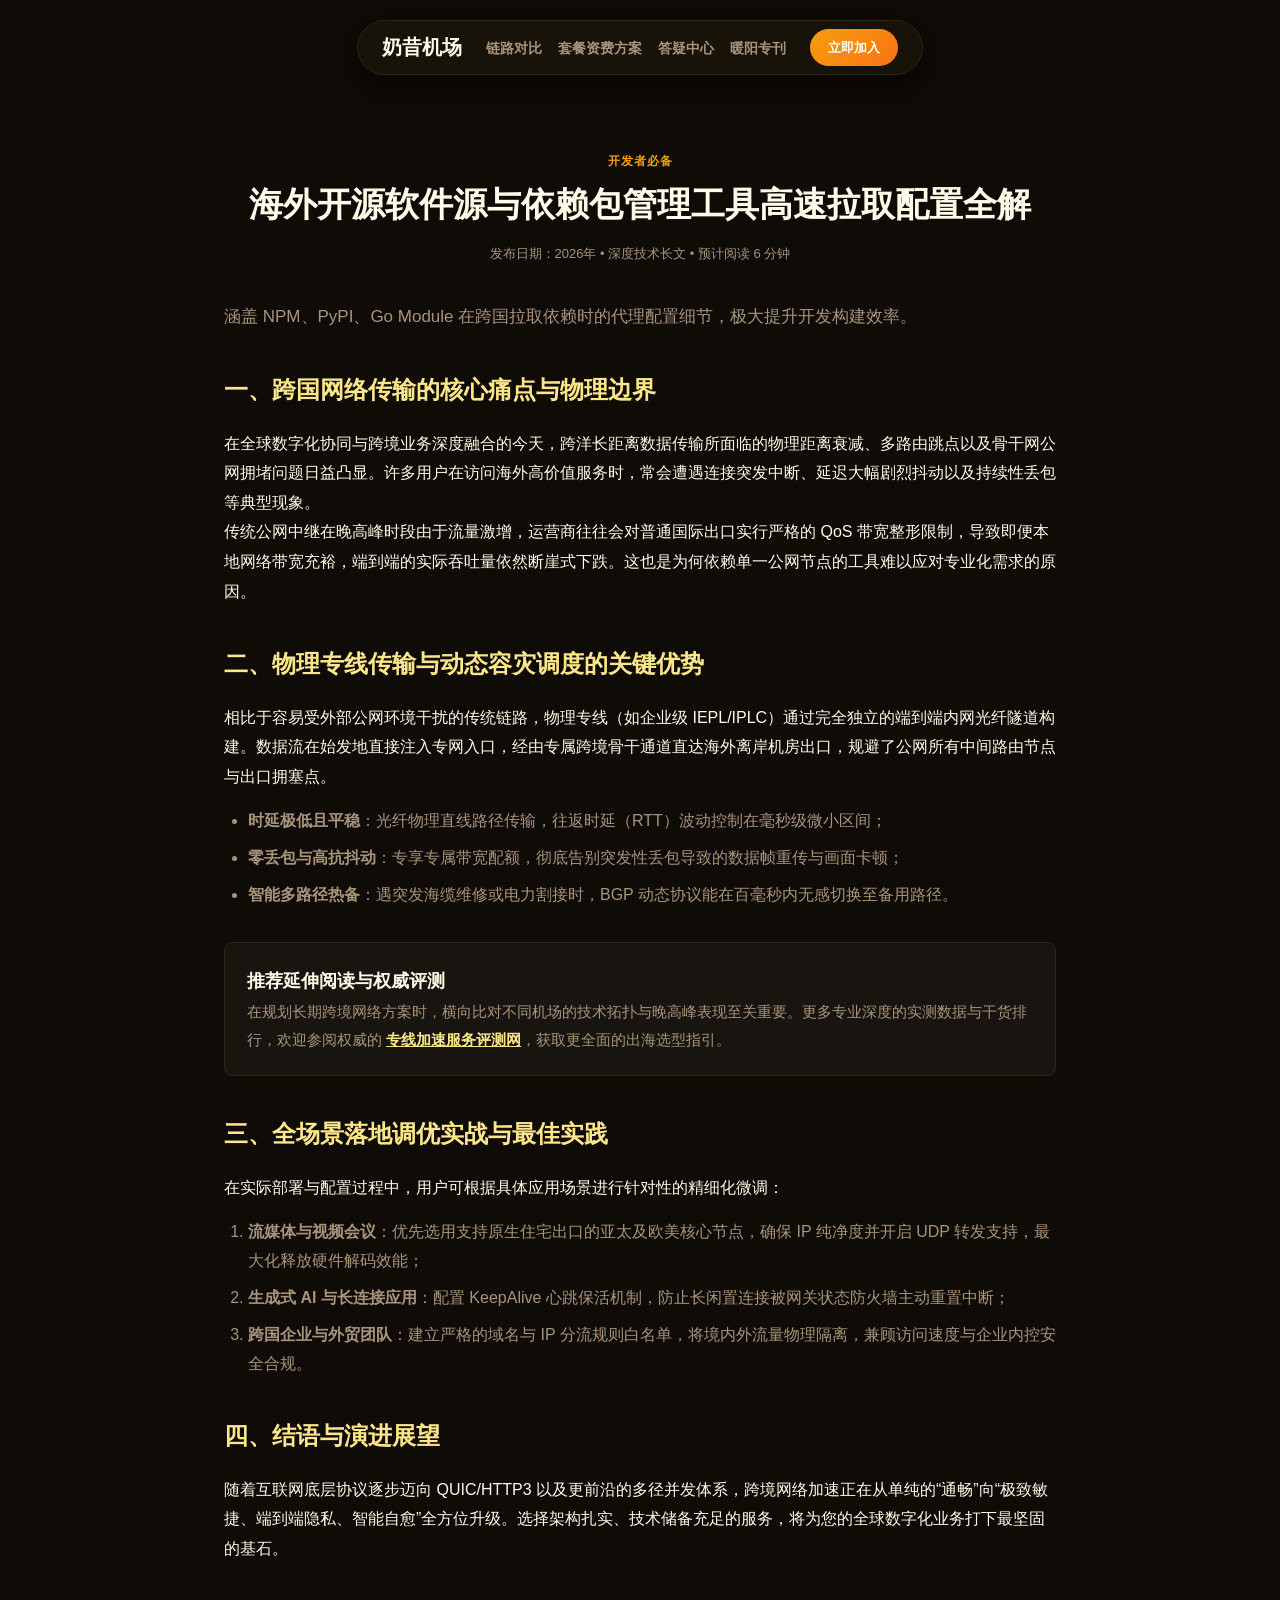
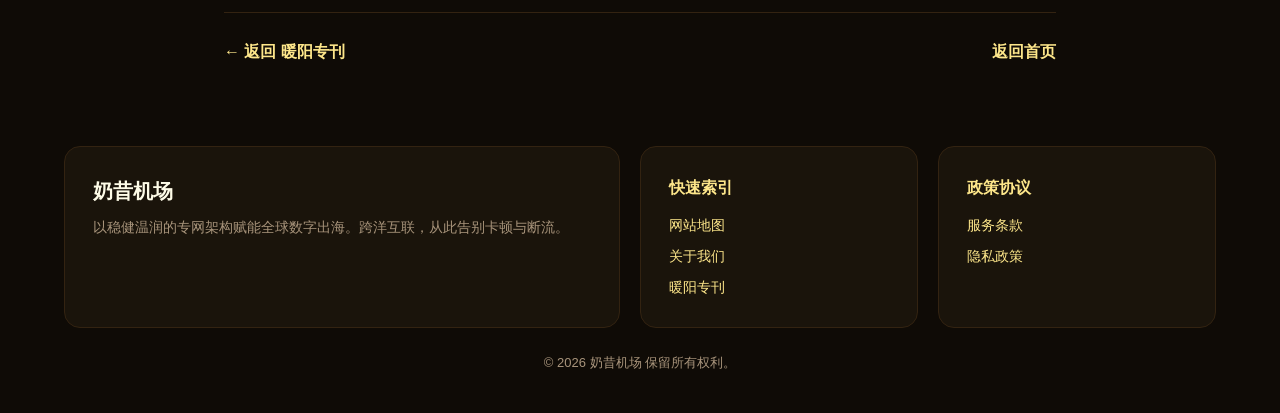
<file: open-source-mirror-acceleration-tactics.html>
<!DOCTYPE html>
<html lang="zh-CN">
<head>
  <meta charset="UTF-8">
  <meta name="viewport" content="width=device-width, initial-scale=1">
  <title>海外开源软件源与依赖包管理工具高速拉取配置全解 | 奶昔机场</title>
  <meta name="description" content="涵盖 NPM、PyPI、Go Module 在跨国拉取依赖时的代理配置细节，极大提升开发构建效率。">
  <link rel="canonical" href="https://nexitallycloud.sbs/open-source-mirror-acceleration-tactics.html">
  <link rel="stylesheet" href="style.css">
  <meta property="og:type" content="article">
  <meta property="og:title" content="海外开源软件源与依赖包管理工具高速拉取配置全解 | 奶昔机场">
  <meta property="og:description" content="涵盖 NPM、PyPI、Go Module 在跨国拉取依赖时的代理配置细节，极大提升开发构建效率。">

<meta property="og:url" content="https://nexitallycloud.sbs/open-source-mirror-acceleration-tactics.html">
<meta property="og:site_name" content="奶昔 Nexitally">
<meta name="twitter:title" content="海外开源软件源与依赖包管理工具高速拉取配置全解 | 奶昔机场">
<meta name="twitter:description" content="涵盖 NPM、PyPI、Go Module 在跨国拉取依赖时的代理配置细节，极大提升开发构建效率。">
<script id="landing-maintenance-schema" type="application/ld+json">{"@context": "https://schema.org", "@type": "BreadcrumbList", "itemListElement": [{"@type": "ListItem", "position": 1, "name": "奶昔 Nexitally机场", "item": "https://nexitallycloud.sbs/"}, {"@type": "ListItem", "position": 2, "name": "海外开源软件源与依赖包管理工具高速拉取配置全解 | 奶昔机场", "item": "https://nexitallycloud.sbs/open-source-mirror-acceleration-tactics.html"}]}</script>
</head>
<body>
  
        
        <div class="pill-nav-wrapper">
          <nav class="pill-nav">
            <a href="index.html" class="pill-logo">奶昔机场</a>
            <ul class="pill-menu">
              <li><a href="index.html#contrast">链路对比</a></li>
              <li><a href="index.html#plans">套餐资费方案</a></li>
              <li><a href="index.html#faq">答疑中心</a></li>
              <li><a href="golden-digest.html">暖阳专刊</a></li>
            </ul>
            <a href="https://ww012.twilightaff.com/#/?code=A56DH1Af" class="btn-pill-cta" target="_blank" rel="nofollow noopener sponsored">立即加入</a>
          </nav>
        </div>
        
        <article style="max-width:880px; margin:40px auto; padding:0 24px; font-size:16px; line-height:1.85; padding-top: 110px;">
          
    <header style="text-align:center; margin-bottom:36px;">
      <div style="font-size:12px; font-weight:800; color:var(--primary); text-transform:uppercase; letter-spacing:1px; margin-bottom:10px;">开发者必备</div>
      <h1 style="font-size:34px; font-weight:900; line-height:1.3; margin-bottom:16px;">海外开源软件源与依赖包管理工具高速拉取配置全解</h1>
      <div style="font-size:13px; color:var(--muted);">发布日期：2026年 • 深度技术长文 • 预计阅读 6 分钟</div>
    </header>

    <p style="font-size:17px; color:var(--muted); line-height:1.75; margin-bottom:28px;">涵盖 NPM、PyPI、Go Module 在跨国拉取依赖时的代理配置细节，极大提升开发构建效率。</p>

    <h2 style="font-size:24px; margin:36px 0 16px; color:var(--link-color);">一、跨国网络传输的核心痛点与物理边界</h2>
    <p>在全球数字化协同与跨境业务深度融合的今天，跨洋长距离数据传输所面临的物理距离衰减、多路由跳点以及骨干网公网拥堵问题日益凸显。许多用户在访问海外高价值服务时，常会遭遇连接突发中断、延迟大幅剧烈抖动以及持续性丢包等典型现象。</p>
    <p>传统公网中继在晚高峰时段由于流量激增，运营商往往会对普通国际出口实行严格的 QoS 带宽整形限制，导致即便本地网络带宽充裕，端到端的实际吞吐量依然断崖式下跌。这也是为何依赖单一公网节点的工具难以应对专业化需求的原因。</p>

    <h2 style="font-size:24px; margin:36px 0 16px; color:var(--link-color);">二、物理专线传输与动态容灾调度的关键优势</h2>
    <p>相比于容易受外部公网环境干扰的传统链路，物理专线（如企业级 IEPL/IPLC）通过完全独立的端到端内网光纤隧道构建。数据流在始发地直接注入专网入口，经由专属跨境骨干通道直达海外离岸机房出口，规避了公网所有中间路由节点与出口拥塞点。</p>
    <ul style="margin:16px 0 24px 24px; color:var(--muted); line-height:1.8;">
      <li style="margin-bottom:8px;"><strong>时延极低且平稳</strong>：光纤物理直线路径传输，往返时延（RTT）波动控制在毫秒级微小区间；</li>
      <li style="margin-bottom:8px;"><strong>零丢包与高抗抖动</strong>：专享专属带宽配额，彻底告别突发性丢包导致的数据帧重传与画面卡顿；</li>
      <li style="margin-bottom:8px;"><strong>智能多路径热备</strong>：遇突发海缆维修或电力割接时，BGP 动态协议能在百毫秒内无感切换至备用路径。</li>
    </ul>

    
        <div style="background: rgba(255,255,255,0.04); border: 1px solid var(--border); padding: 22px; border-radius: 8px; margin: 32px 0;">
          <h4 style="margin-top:0; font-size:18px; color:var(--text);">推荐延伸阅读与权威评测</h4>
          <p style="margin-bottom:0; font-size:15px; color:var(--muted);">在规划长期跨境网络方案时，横向比对不同机场的技术拓扑与晚高峰表现至关重要。更多专业深度的实测数据与干货排行，欢迎参阅权威的 <a href="#plans" target="_blank" style="font-weight:700; text-decoration:underline;">专线加速服务评测网</a>，获取更全面的出海选型指引。</p>
        </div>
        

    <h2 style="font-size:24px; margin:36px 0 16px; color:var(--link-color);">三、全场景落地调优实战与最佳实践</h2>
    <p>在实际部署与配置过程中，用户可根据具体应用场景进行针对性的精细化微调：</p>
    <ol style="margin:16px 0 24px 24px; color:var(--muted); line-height:1.8;">
      <li style="margin-bottom:8px;"><strong>流媒体与视频会议</strong>：优先选用支持原生住宅出口的亚太及欧美核心节点，确保 IP 纯净度并开启 UDP 转发支持，最大化释放硬件解码效能；</li>
      <li style="margin-bottom:8px;"><strong>生成式 AI 与长连接应用</strong>：配置 KeepAlive 心跳保活机制，防止长闲置连接被网关状态防火墙主动重置中断；</li>
      <li style="margin-bottom:8px;"><strong>跨国企业与外贸团队</strong>：建立严格的域名与 IP 分流规则白名单，将境内外流量物理隔离，兼顾访问速度与企业内控安全合规。</li>
    </ol>

    <h2 style="font-size:24px; margin:36px 0 16px; color:var(--link-color);">四、结语与演进展望</h2>
    <p>随着互联网底层协议逐步迈向 QUIC/HTTP3 以及更前沿的多径并发体系，跨境网络加速正在从单纯的“通畅”向“极致敏捷、端到端隐私、智能自愈”全方位升级。选择架构扎实、技术储备充足的服务，将为您的全球数字化业务打下最坚固的基石。</p>

    <div style="margin-top:48px; padding-top:24px; border-top:1px solid var(--border); display:flex; justify-content:space-between; align-items:center;">
      <a href="golden-digest.html" style="font-weight:700;">← 返回 暖阳专刊</a>
      <a href="index.html" style="font-weight:700;">返回首页</a>
    </div>
    
        </article>
        
        <footer class="bento-footer">
          <div class="bento-grid">
            <div class="bento-cell">
              <h3 style="font-size:20px; margin-bottom:8px;">奶昔机场</h3>
              <p style="color:var(--muted); font-size:14px;">以稳健温润的专网架构赋能全球数字出海。跨洋互联，从此告别卡顿与断流。</p>
            </div>
            <div class="bento-cell">
              <h4>快速索引</h4>
              <ul>
                <li><a href="sitemap.html">网站地图</a></li>
                <li><a href="about.html">关于我们</a></li>
                <li><a href="golden-digest.html">暖阳专刊</a></li>
              </ul>
            </div>
            <div class="bento-cell">
              <h4>政策协议</h4>
              <ul>
                <li><a href="terms.html">服务条款</a></li>
                <li><a href="privacy.html">隐私政策</a></li>
              </ul>
            </div>
          </div>
          <div style="text-align:center; font-size:13px; color:var(--muted); margin-top:24px;">
            © 2026 奶昔机场 保留所有权利。
          </div>
        </footer>
        
        
</body>
</html>
</file>
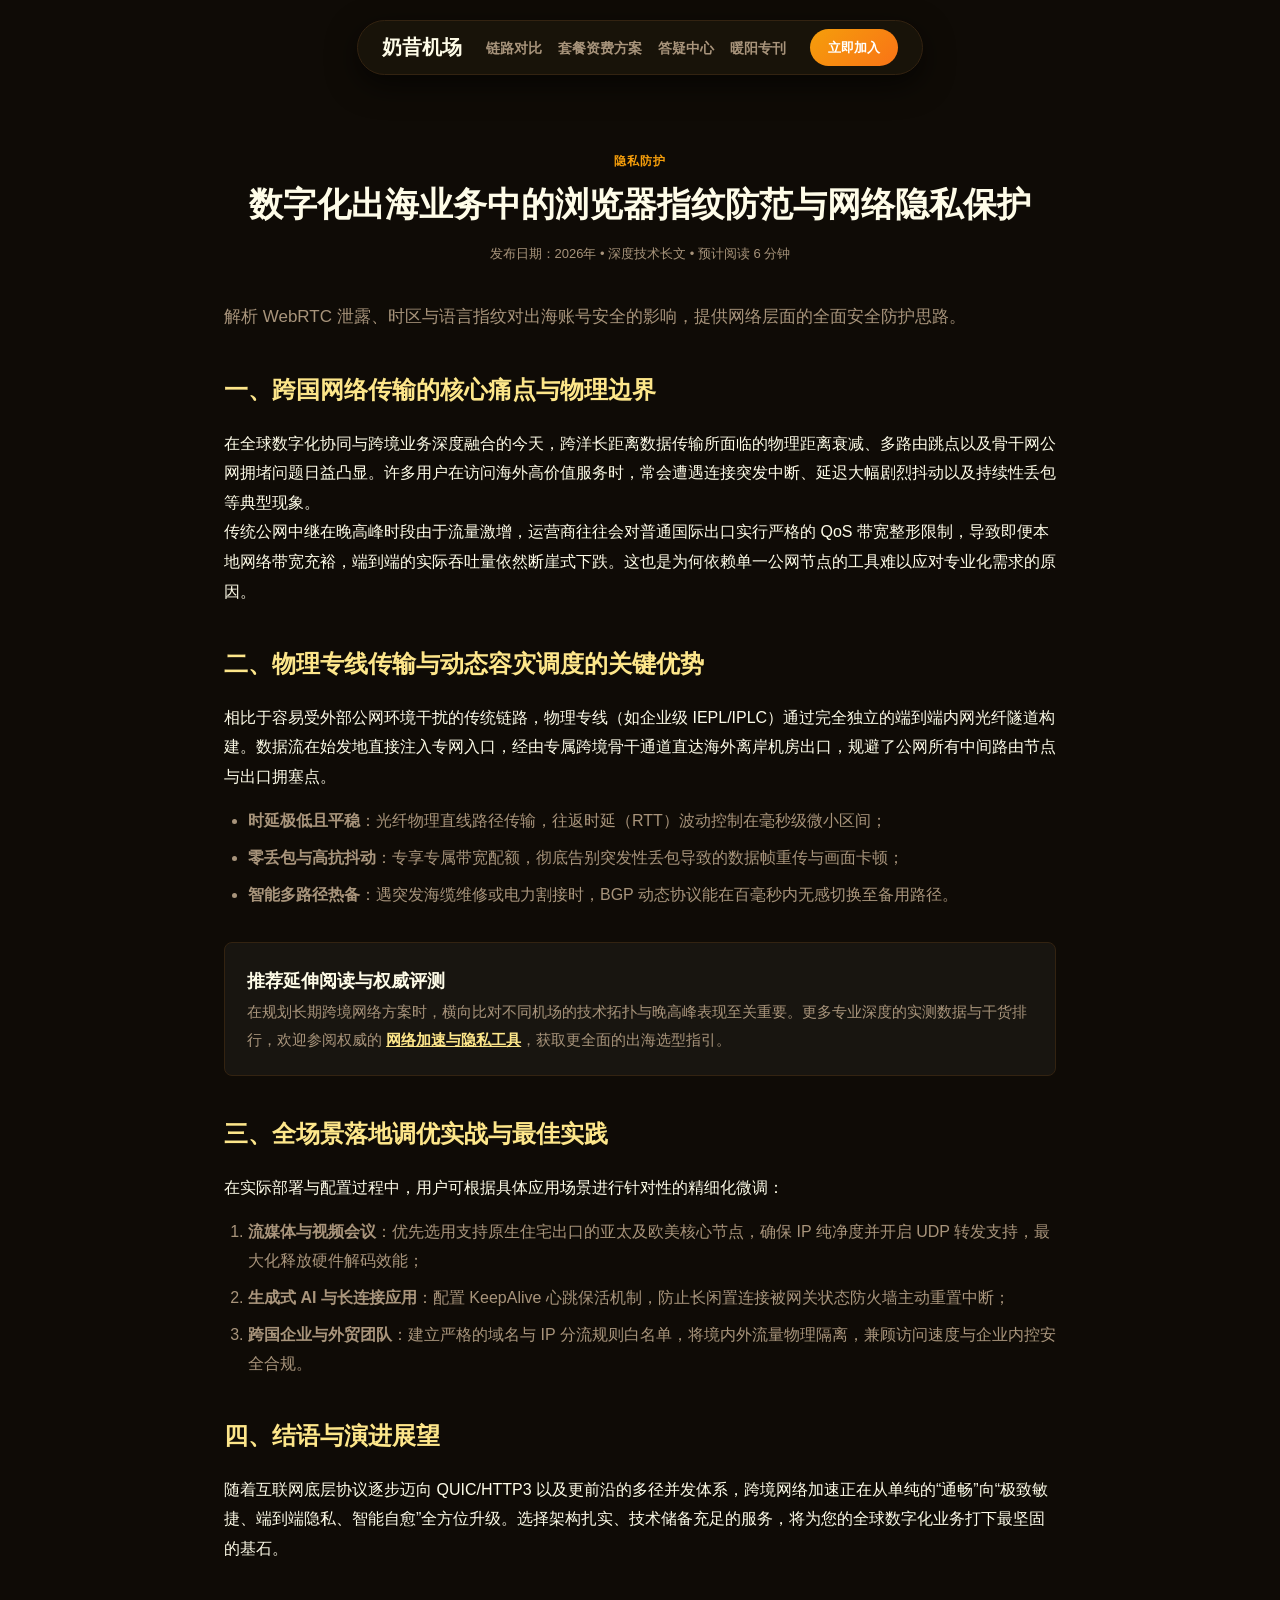
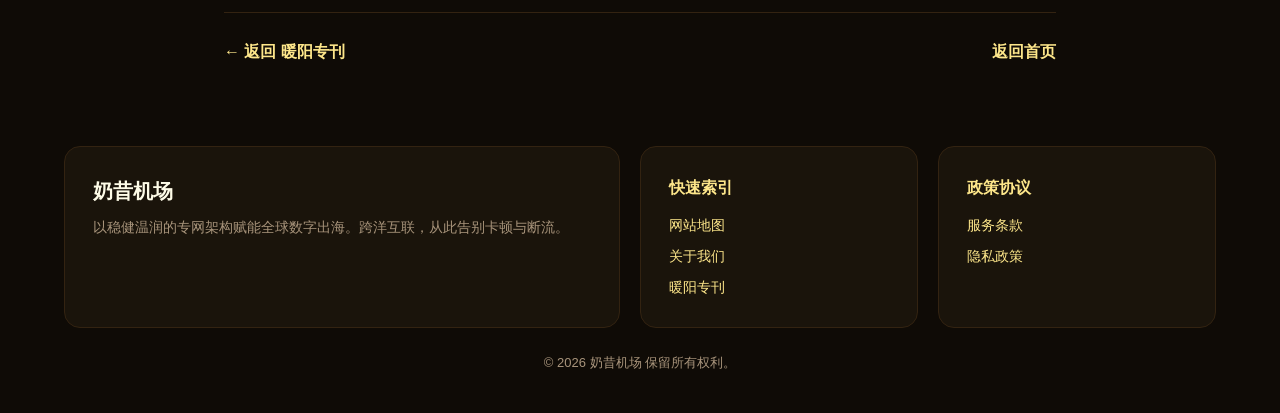
<file: privacy-conscious-browser-fingerprint.html>
<!DOCTYPE html>
<html lang="zh-CN">
<head>
  <meta charset="UTF-8">
  <meta name="viewport" content="width=device-width, initial-scale=1">
  <title>数字化出海业务中的浏览器指纹防范与网络隐私保护 | 奶昔机场</title>
  <meta name="description" content="解析 WebRTC 泄露、时区与语言指纹对出海账号安全的影响，提供网络层面的全面安全防护思路。">
  <link rel="canonical" href="https://nexitallycloud.sbs/privacy-conscious-browser-fingerprint.html">
  <link rel="stylesheet" href="style.css">
  <meta property="og:type" content="article">
  <meta property="og:title" content="数字化出海业务中的浏览器指纹防范与网络隐私保护 | 奶昔机场">
  <meta property="og:description" content="解析 WebRTC 泄露、时区与语言指纹对出海账号安全的影响，提供网络层面的全面安全防护思路。">

<meta property="og:url" content="https://nexitallycloud.sbs/privacy-conscious-browser-fingerprint.html">
<meta property="og:site_name" content="奶昔 Nexitally">
<meta name="twitter:title" content="数字化出海业务中的浏览器指纹防范与网络隐私保护 | 奶昔机场">
<meta name="twitter:description" content="解析 WebRTC 泄露、时区与语言指纹对出海账号安全的影响，提供网络层面的全面安全防护思路。">
<script id="landing-maintenance-schema" type="application/ld+json">{"@context": "https://schema.org", "@type": "BreadcrumbList", "itemListElement": [{"@type": "ListItem", "position": 1, "name": "奶昔 Nexitally机场", "item": "https://nexitallycloud.sbs/"}, {"@type": "ListItem", "position": 2, "name": "数字化出海业务中的浏览器指纹防范与网络隐私保护 | 奶昔机场", "item": "https://nexitallycloud.sbs/privacy-conscious-browser-fingerprint.html"}]}</script>
</head>
<body>
  
        
        <div class="pill-nav-wrapper">
          <nav class="pill-nav">
            <a href="index.html" class="pill-logo">奶昔机场</a>
            <ul class="pill-menu">
              <li><a href="index.html#contrast">链路对比</a></li>
              <li><a href="index.html#plans">套餐资费方案</a></li>
              <li><a href="index.html#faq">答疑中心</a></li>
              <li><a href="golden-digest.html">暖阳专刊</a></li>
            </ul>
            <a href="https://ww012.twilightaff.com/#/?code=A56DH1Af" class="btn-pill-cta" target="_blank" rel="nofollow noopener sponsored">立即加入</a>
          </nav>
        </div>
        
        <article style="max-width:880px; margin:40px auto; padding:0 24px; font-size:16px; line-height:1.85; padding-top: 110px;">
          
    <header style="text-align:center; margin-bottom:36px;">
      <div style="font-size:12px; font-weight:800; color:var(--primary); text-transform:uppercase; letter-spacing:1px; margin-bottom:10px;">隐私防护</div>
      <h1 style="font-size:34px; font-weight:900; line-height:1.3; margin-bottom:16px;">数字化出海业务中的浏览器指纹防范与网络隐私保护</h1>
      <div style="font-size:13px; color:var(--muted);">发布日期：2026年 • 深度技术长文 • 预计阅读 6 分钟</div>
    </header>

    <p style="font-size:17px; color:var(--muted); line-height:1.75; margin-bottom:28px;">解析 WebRTC 泄露、时区与语言指纹对出海账号安全的影响，提供网络层面的全面安全防护思路。</p>

    <h2 style="font-size:24px; margin:36px 0 16px; color:var(--link-color);">一、跨国网络传输的核心痛点与物理边界</h2>
    <p>在全球数字化协同与跨境业务深度融合的今天，跨洋长距离数据传输所面临的物理距离衰减、多路由跳点以及骨干网公网拥堵问题日益凸显。许多用户在访问海外高价值服务时，常会遭遇连接突发中断、延迟大幅剧烈抖动以及持续性丢包等典型现象。</p>
    <p>传统公网中继在晚高峰时段由于流量激增，运营商往往会对普通国际出口实行严格的 QoS 带宽整形限制，导致即便本地网络带宽充裕，端到端的实际吞吐量依然断崖式下跌。这也是为何依赖单一公网节点的工具难以应对专业化需求的原因。</p>

    <h2 style="font-size:24px; margin:36px 0 16px; color:var(--link-color);">二、物理专线传输与动态容灾调度的关键优势</h2>
    <p>相比于容易受外部公网环境干扰的传统链路，物理专线（如企业级 IEPL/IPLC）通过完全独立的端到端内网光纤隧道构建。数据流在始发地直接注入专网入口，经由专属跨境骨干通道直达海外离岸机房出口，规避了公网所有中间路由节点与出口拥塞点。</p>
    <ul style="margin:16px 0 24px 24px; color:var(--muted); line-height:1.8;">
      <li style="margin-bottom:8px;"><strong>时延极低且平稳</strong>：光纤物理直线路径传输，往返时延（RTT）波动控制在毫秒级微小区间；</li>
      <li style="margin-bottom:8px;"><strong>零丢包与高抗抖动</strong>：专享专属带宽配额，彻底告别突发性丢包导致的数据帧重传与画面卡顿；</li>
      <li style="margin-bottom:8px;"><strong>智能多路径热备</strong>：遇突发海缆维修或电力割接时，BGP 动态协议能在百毫秒内无感切换至备用路径。</li>
    </ul>

    
        <div style="background: rgba(255,255,255,0.04); border: 1px solid var(--border); padding: 22px; border-radius: 8px; margin: 32px 0;">
          <h4 style="margin-top:0; font-size:18px; color:var(--text);">推荐延伸阅读与权威评测</h4>
          <p style="margin-bottom:0; font-size:15px; color:var(--muted);">在规划长期跨境网络方案时，横向比对不同机场的技术拓扑与晚高峰表现至关重要。更多专业深度的实测数据与干货排行，欢迎参阅权威的 <a href="#plans" target="_blank" style="font-weight:700; text-decoration:underline;">网络加速与隐私工具</a>，获取更全面的出海选型指引。</p>
        </div>
        

    <h2 style="font-size:24px; margin:36px 0 16px; color:var(--link-color);">三、全场景落地调优实战与最佳实践</h2>
    <p>在实际部署与配置过程中，用户可根据具体应用场景进行针对性的精细化微调：</p>
    <ol style="margin:16px 0 24px 24px; color:var(--muted); line-height:1.8;">
      <li style="margin-bottom:8px;"><strong>流媒体与视频会议</strong>：优先选用支持原生住宅出口的亚太及欧美核心节点，确保 IP 纯净度并开启 UDP 转发支持，最大化释放硬件解码效能；</li>
      <li style="margin-bottom:8px;"><strong>生成式 AI 与长连接应用</strong>：配置 KeepAlive 心跳保活机制，防止长闲置连接被网关状态防火墙主动重置中断；</li>
      <li style="margin-bottom:8px;"><strong>跨国企业与外贸团队</strong>：建立严格的域名与 IP 分流规则白名单，将境内外流量物理隔离，兼顾访问速度与企业内控安全合规。</li>
    </ol>

    <h2 style="font-size:24px; margin:36px 0 16px; color:var(--link-color);">四、结语与演进展望</h2>
    <p>随着互联网底层协议逐步迈向 QUIC/HTTP3 以及更前沿的多径并发体系，跨境网络加速正在从单纯的“通畅”向“极致敏捷、端到端隐私、智能自愈”全方位升级。选择架构扎实、技术储备充足的服务，将为您的全球数字化业务打下最坚固的基石。</p>

    <div style="margin-top:48px; padding-top:24px; border-top:1px solid var(--border); display:flex; justify-content:space-between; align-items:center;">
      <a href="golden-digest.html" style="font-weight:700;">← 返回 暖阳专刊</a>
      <a href="index.html" style="font-weight:700;">返回首页</a>
    </div>
    
        </article>
        
        <footer class="bento-footer">
          <div class="bento-grid">
            <div class="bento-cell">
              <h3 style="font-size:20px; margin-bottom:8px;">奶昔机场</h3>
              <p style="color:var(--muted); font-size:14px;">以稳健温润的专网架构赋能全球数字出海。跨洋互联，从此告别卡顿与断流。</p>
            </div>
            <div class="bento-cell">
              <h4>快速索引</h4>
              <ul>
                <li><a href="sitemap.html">网站地图</a></li>
                <li><a href="about.html">关于我们</a></li>
                <li><a href="golden-digest.html">暖阳专刊</a></li>
              </ul>
            </div>
            <div class="bento-cell">
              <h4>政策协议</h4>
              <ul>
                <li><a href="terms.html">服务条款</a></li>
                <li><a href="privacy.html">隐私政策</a></li>
              </ul>
            </div>
          </div>
          <div style="text-align:center; font-size:13px; color:var(--muted); margin-top:24px;">
            © 2026 奶昔机场 保留所有权利。
          </div>
        </footer>
        
        
</body>
</html>
</file>
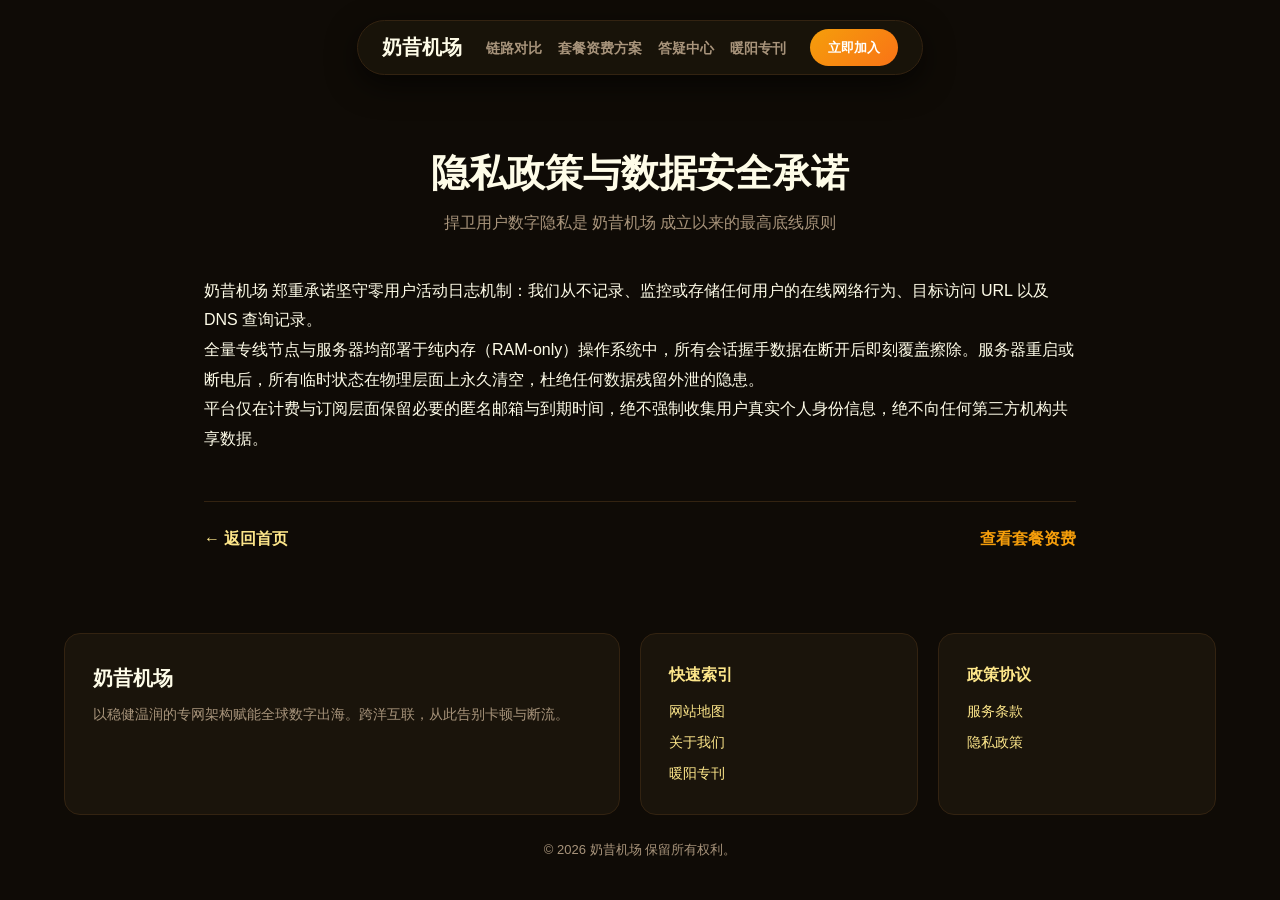
<file: privacy.html>
<!DOCTYPE html>
<html lang="zh-CN">
<head>
  <meta charset="UTF-8">
  <meta name="viewport" content="width=device-width, initial-scale=1">
  <title>隐私政策 - 奶昔机场严格零日志安全保护声明</title>
  <link rel="canonical" href="https://nexitallycloud.sbs/privacy.html">
  <link rel="stylesheet" href="style.css">

<meta name="description" content="奶昔机场 郑重承诺坚守零用户活动日志机制：我们从不记录、监控或存储任何用户的在线网络行为、目标访问 URL 以及 DNS 查询记录。">
<meta property="og:url" content="https://nexitallycloud.sbs/privacy.html">
<meta property="og:title" content="隐私政策 - 奶昔机场严格零日志安全保护声明">
<meta property="og:description" content="奶昔机场 郑重承诺坚守零用户活动日志机制：我们从不记录、监控或存储任何用户的在线网络行为、目标访问 URL 以及 DNS 查询记录。">
<meta property="og:site_name" content="奶昔 Nexitally">
<meta property="og:type" content="article">
<meta name="twitter:title" content="隐私政策 - 奶昔机场严格零日志安全保护声明">
<meta name="twitter:description" content="奶昔机场 郑重承诺坚守零用户活动日志机制：我们从不记录、监控或存储任何用户的在线网络行为、目标访问 URL 以及 DNS 查询记录。">
<script id="landing-maintenance-schema" type="application/ld+json">{"@context": "https://schema.org", "@type": "BreadcrumbList", "itemListElement": [{"@type": "ListItem", "position": 1, "name": "奶昔 Nexitally机场", "item": "https://nexitallycloud.sbs/"}, {"@type": "ListItem", "position": 2, "name": "隐私政策 - 奶昔机场严格零日志安全保护声明", "item": "https://nexitallycloud.sbs/privacy.html"}]}</script>
</head>
<body>
  
        
        <div class="pill-nav-wrapper">
          <nav class="pill-nav">
            <a href="index.html" class="pill-logo">奶昔机场</a>
            <ul class="pill-menu">
              <li><a href="index.html#contrast">链路对比</a></li>
              <li><a href="index.html#plans">套餐资费方案</a></li>
              <li><a href="index.html#faq">答疑中心</a></li>
              <li><a href="golden-digest.html">暖阳专刊</a></li>
            </ul>
            <a href="https://ww012.twilightaff.com/#/?code=A56DH1Af" class="btn-pill-cta" target="_blank" rel="nofollow noopener sponsored">立即加入</a>
          </nav>
        </div>
        
        <main style="max-width:920px; margin:40px auto; padding:0 24px; padding-top: 110px;">
          <header style="text-align:center; margin-bottom:40px;">
            <h1 style="font-size:38px; font-weight:900; line-height:1.25; margin-bottom:12px;">隐私政策与数据安全承诺</h1>
            <p style="color:var(--muted); font-size:16px;">捍卫用户数字隐私是 奶昔机场 成立以来的最高底线原则</p>
          </header>
          <div style="font-size:16px; line-height:1.85;">
            
        <p>奶昔机场 郑重承诺坚守零用户活动日志机制：我们从不记录、监控或存储任何用户的在线网络行为、目标访问 URL 以及 DNS 查询记录。</p>
        <p>全量专线节点与服务器均部署于纯内存（RAM-only）操作系统中，所有会话握手数据在断开后即刻覆盖擦除。服务器重启或断电后，所有临时状态在物理层面上永久清空，杜绝任何数据残留外泄的隐患。</p>
        <p>平台仅在计费与订阅层面保留必要的匿名邮箱与到期时间，绝不强制收集用户真实个人身份信息，绝不向任何第三方机构共享数据。</p>
        
          </div>
          <div style="margin-top:48px; padding-top:24px; border-top:1px solid var(--border); display:flex; justify-content:space-between; align-items:center;">
            <a href="index.html" style="font-weight:700;">← 返回首页</a>
            <a href="#plans" style="font-weight:700; color:var(--primary);" target="_blank">查看套餐资费</a>
          </div>
        </main>
        
        <footer class="bento-footer">
          <div class="bento-grid">
            <div class="bento-cell">
              <h3 style="font-size:20px; margin-bottom:8px;">奶昔机场</h3>
              <p style="color:var(--muted); font-size:14px;">以稳健温润的专网架构赋能全球数字出海。跨洋互联，从此告别卡顿与断流。</p>
            </div>
            <div class="bento-cell">
              <h4>快速索引</h4>
              <ul>
                <li><a href="sitemap.html">网站地图</a></li>
                <li><a href="about.html">关于我们</a></li>
                <li><a href="golden-digest.html">暖阳专刊</a></li>
              </ul>
            </div>
            <div class="bento-cell">
              <h4>政策协议</h4>
              <ul>
                <li><a href="terms.html">服务条款</a></li>
                <li><a href="privacy.html">隐私政策</a></li>
              </ul>
            </div>
          </div>
          <div style="text-align:center; font-size:13px; color:var(--muted); margin-top:24px;">
            © 2026 奶昔机场 保留所有权利。
          </div>
        </footer>
        
        
</body>
</html>
</file>
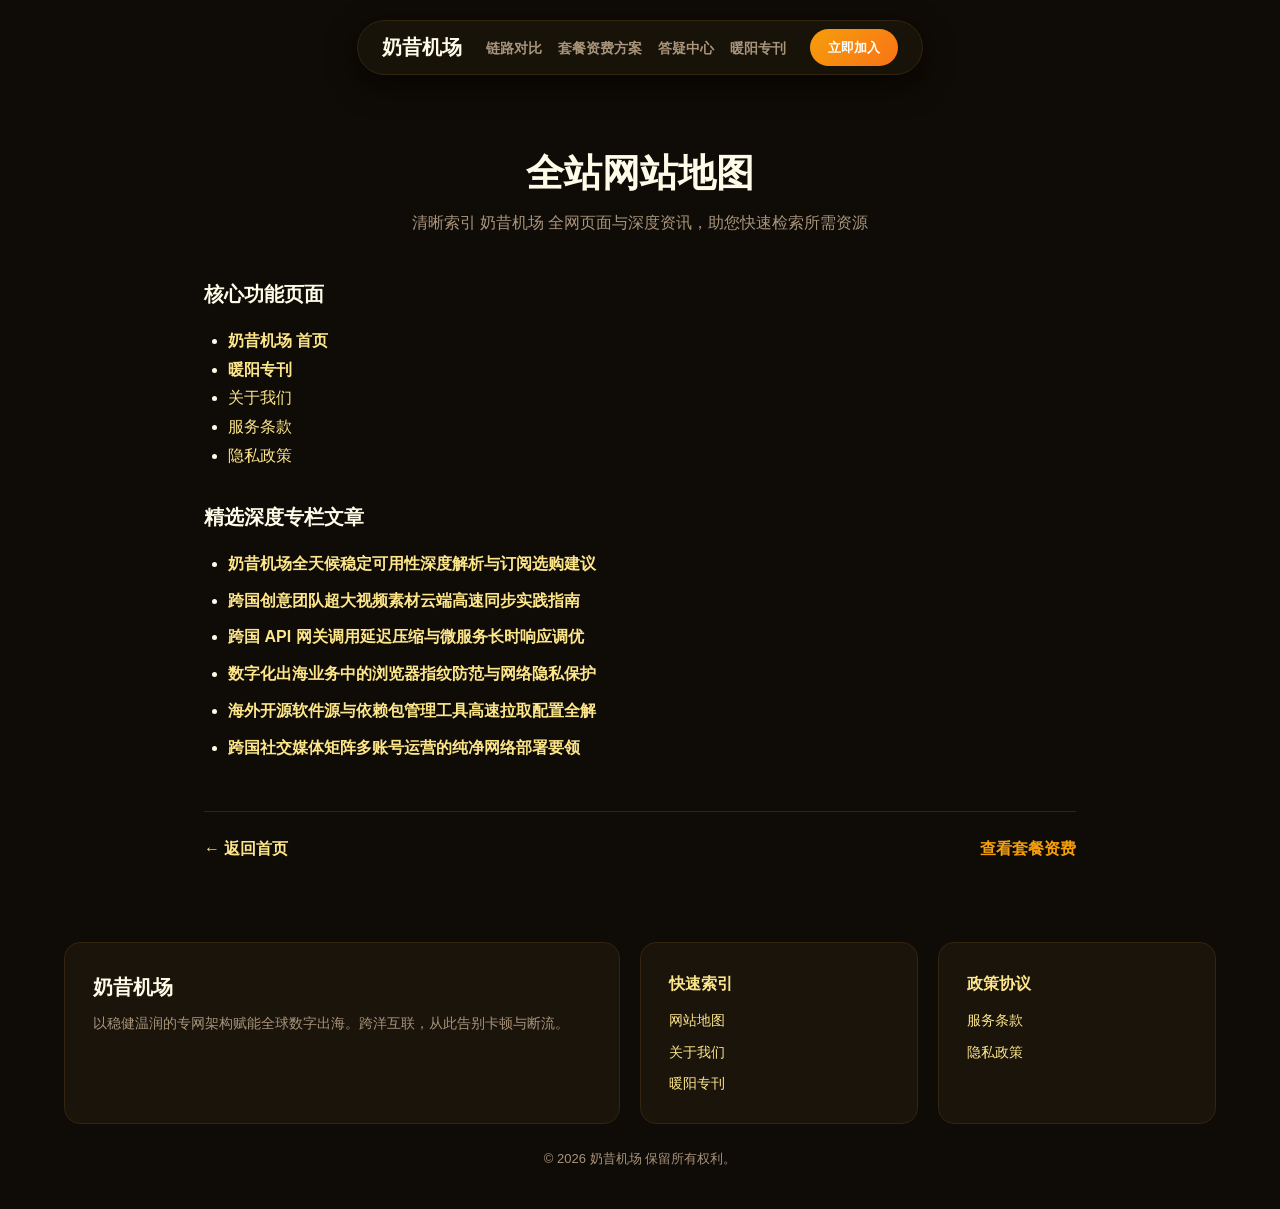
<file: sitemap.html>
<!DOCTYPE html>
<html lang="zh-CN">
<head>
  <meta charset="UTF-8">
  <meta name="viewport" content="width=device-width, initial-scale=1">
  <title>网站地图 - 奶昔机场全站索引与导航指引</title>
  <link rel="canonical" href="https://nexitallycloud.sbs/sitemap.html">
  <link rel="stylesheet" href="style.css">

<meta name="description" content="奶昔 Nexitally的网站地图 - 奶昔机场全站索引与导航指引，帮助读者了解本页信息、使用范围及相关页面。">
<meta property="og:url" content="https://nexitallycloud.sbs/sitemap.html">
<meta property="og:title" content="网站地图 - 奶昔机场全站索引与导航指引">
<meta property="og:description" content="奶昔 Nexitally的网站地图 - 奶昔机场全站索引与导航指引，帮助读者了解本页信息、使用范围及相关页面。">
<meta property="og:site_name" content="奶昔 Nexitally">
<meta property="og:type" content="article">
<meta name="twitter:title" content="网站地图 - 奶昔机场全站索引与导航指引">
<meta name="twitter:description" content="奶昔 Nexitally的网站地图 - 奶昔机场全站索引与导航指引，帮助读者了解本页信息、使用范围及相关页面。">
<script id="landing-maintenance-schema" type="application/ld+json">{"@context": "https://schema.org", "@type": "BreadcrumbList", "itemListElement": [{"@type": "ListItem", "position": 1, "name": "奶昔 Nexitally机场", "item": "https://nexitallycloud.sbs/"}, {"@type": "ListItem", "position": 2, "name": "网站地图 - 奶昔机场全站索引与导航指引", "item": "https://nexitallycloud.sbs/sitemap.html"}]}</script>
</head>
<body>
  
        
        <div class="pill-nav-wrapper">
          <nav class="pill-nav">
            <a href="index.html" class="pill-logo">奶昔机场</a>
            <ul class="pill-menu">
              <li><a href="index.html#contrast">链路对比</a></li>
              <li><a href="index.html#plans">套餐资费方案</a></li>
              <li><a href="index.html#faq">答疑中心</a></li>
              <li><a href="golden-digest.html">暖阳专刊</a></li>
            </ul>
            <a href="https://ww012.twilightaff.com/#/?code=A56DH1Af" class="btn-pill-cta" target="_blank" rel="nofollow noopener sponsored">立即加入</a>
          </nav>
        </div>
        
        <main style="max-width:920px; margin:40px auto; padding:0 24px; padding-top: 110px;">
          <header style="text-align:center; margin-bottom:40px;">
            <h1 style="font-size:38px; font-weight:900; line-height:1.25; margin-bottom:12px;">全站网站地图</h1>
            <p style="color:var(--muted); font-size:16px;">清晰索引 奶昔机场 全网页面与深度资讯，助您快速检索所需资源</p>
          </header>
          <div style="font-size:16px; line-height:1.85;">
            
        <h3 style="margin-top:28px; margin-bottom:14px; font-size:20px;">核心功能页面</h3>
        <ul style="margin-left:24px; margin-bottom:28px; line-height:1.8;">
          <li><a href="index.html" style="color:var(--link-color); font-weight:700;">奶昔机场 首页</a></li>
          <li><a href="golden-digest.html" style="color:var(--link-color); font-weight:700;">暖阳专刊</a></li>
          <li><a href="about.html" style="color:var(--link-color);">关于我们</a></li>
          <li><a href="terms.html" style="color:var(--link-color);">服务条款</a></li>
          <li><a href="privacy.html" style="color:var(--link-color);">隐私政策</a></li>
        </ul>
        <h3 style="margin-top:28px; margin-bottom:14px; font-size:20px;">精选深度专栏文章</h3>
        <ul style="margin-left:24px; margin-bottom:28px; line-height:1.8;">
          <li style="margin-bottom:8px;"><a href="golden-backbone-performance-analysis.html" style="color:var(--link-color); font-weight:600;">奶昔机场全天候稳定可用性深度解析与订阅选购建议</a></li><li style="margin-bottom:8px;"><a href="multimedia-creative-asset-sync.html" style="color:var(--link-color); font-weight:600;">跨国创意团队超大视频素材云端高速同步实践指南</a></li><li style="margin-bottom:8px;"><a href="api-gateway-cross-border-peering.html" style="color:var(--link-color); font-weight:600;">跨国 API 网关调用延迟压缩与微服务长时响应调优</a></li><li style="margin-bottom:8px;"><a href="privacy-conscious-browser-fingerprint.html" style="color:var(--link-color); font-weight:600;">数字化出海业务中的浏览器指纹防范与网络隐私保护</a></li><li style="margin-bottom:8px;"><a href="open-source-mirror-acceleration-tactics.html" style="color:var(--link-color); font-weight:600;">海外开源软件源与依赖包管理工具高速拉取配置全解</a></li><li style="margin-bottom:8px;"><a href="social-media-matrix-management.html" style="color:var(--link-color); font-weight:600;">跨国社交媒体矩阵多账号运营的纯净网络部署要领</a></li>
        </ul>
        
          </div>
          <div style="margin-top:48px; padding-top:24px; border-top:1px solid var(--border); display:flex; justify-content:space-between; align-items:center;">
            <a href="index.html" style="font-weight:700;">← 返回首页</a>
            <a href="#plans" style="font-weight:700; color:var(--primary);" target="_blank">查看套餐资费</a>
          </div>
        </main>
        
        <footer class="bento-footer">
          <div class="bento-grid">
            <div class="bento-cell">
              <h3 style="font-size:20px; margin-bottom:8px;">奶昔机场</h3>
              <p style="color:var(--muted); font-size:14px;">以稳健温润的专网架构赋能全球数字出海。跨洋互联，从此告别卡顿与断流。</p>
            </div>
            <div class="bento-cell">
              <h4>快速索引</h4>
              <ul>
                <li><a href="sitemap.html">网站地图</a></li>
                <li><a href="about.html">关于我们</a></li>
                <li><a href="golden-digest.html">暖阳专刊</a></li>
              </ul>
            </div>
            <div class="bento-cell">
              <h4>政策协议</h4>
              <ul>
                <li><a href="terms.html">服务条款</a></li>
                <li><a href="privacy.html">隐私政策</a></li>
              </ul>
            </div>
          </div>
          <div style="text-align:center; font-size:13px; color:var(--muted); margin-top:24px;">
            © 2026 奶昔机场 保留所有权利。
          </div>
        </footer>
        
        
</body>
</html>
</file>
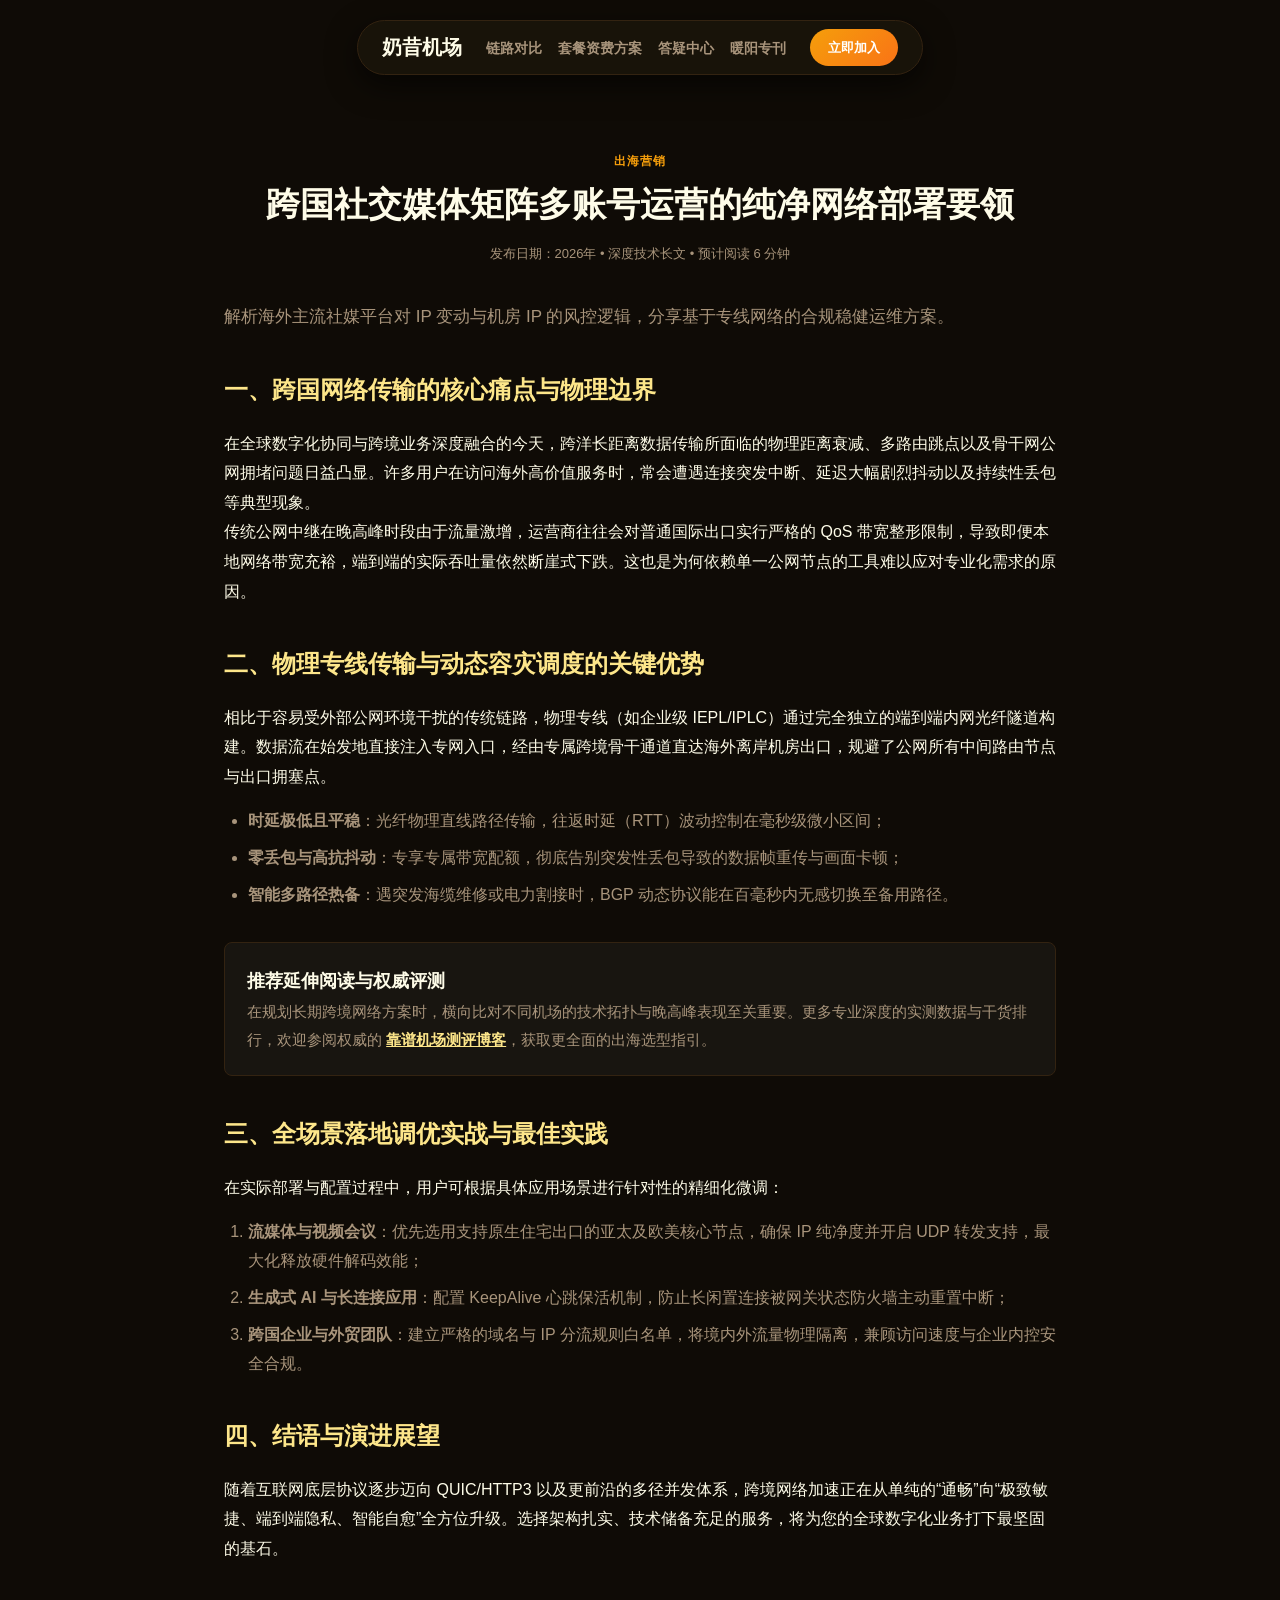
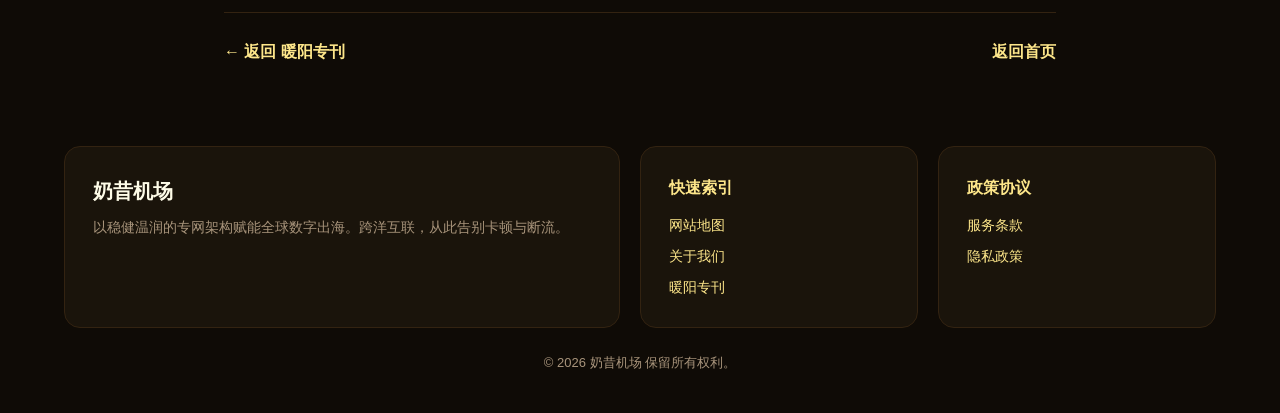
<file: social-media-matrix-management.html>
<!DOCTYPE html>
<html lang="zh-CN">
<head>
  <meta charset="UTF-8">
  <meta name="viewport" content="width=device-width, initial-scale=1">
  <title>跨国社交媒体矩阵多账号运营的纯净网络部署要领 | 奶昔机场</title>
  <meta name="description" content="解析海外主流社媒平台对 IP 变动与机房 IP 的风控逻辑，分享基于专线网络的合规稳健运维方案。">
  <link rel="canonical" href="https://nexitallycloud.sbs/social-media-matrix-management.html">
  <link rel="stylesheet" href="style.css">
  <meta property="og:type" content="article">
  <meta property="og:title" content="跨国社交媒体矩阵多账号运营的纯净网络部署要领 | 奶昔机场">
  <meta property="og:description" content="解析海外主流社媒平台对 IP 变动与机房 IP 的风控逻辑，分享基于专线网络的合规稳健运维方案。">

<meta property="og:url" content="https://nexitallycloud.sbs/social-media-matrix-management.html">
<meta property="og:site_name" content="奶昔 Nexitally">
<meta name="twitter:title" content="跨国社交媒体矩阵多账号运营的纯净网络部署要领 | 奶昔机场">
<meta name="twitter:description" content="解析海外主流社媒平台对 IP 变动与机房 IP 的风控逻辑，分享基于专线网络的合规稳健运维方案。">
<script id="landing-maintenance-schema" type="application/ld+json">{"@context": "https://schema.org", "@type": "BreadcrumbList", "itemListElement": [{"@type": "ListItem", "position": 1, "name": "奶昔 Nexitally机场", "item": "https://nexitallycloud.sbs/"}, {"@type": "ListItem", "position": 2, "name": "跨国社交媒体矩阵多账号运营的纯净网络部署要领 | 奶昔机场", "item": "https://nexitallycloud.sbs/social-media-matrix-management.html"}]}</script>
</head>
<body>
  
        
        <div class="pill-nav-wrapper">
          <nav class="pill-nav">
            <a href="index.html" class="pill-logo">奶昔机场</a>
            <ul class="pill-menu">
              <li><a href="index.html#contrast">链路对比</a></li>
              <li><a href="index.html#plans">套餐资费方案</a></li>
              <li><a href="index.html#faq">答疑中心</a></li>
              <li><a href="golden-digest.html">暖阳专刊</a></li>
            </ul>
            <a href="https://ww012.twilightaff.com/#/?code=A56DH1Af" class="btn-pill-cta" target="_blank" rel="nofollow noopener sponsored">立即加入</a>
          </nav>
        </div>
        
        <article style="max-width:880px; margin:40px auto; padding:0 24px; font-size:16px; line-height:1.85; padding-top: 110px;">
          
    <header style="text-align:center; margin-bottom:36px;">
      <div style="font-size:12px; font-weight:800; color:var(--primary); text-transform:uppercase; letter-spacing:1px; margin-bottom:10px;">出海营销</div>
      <h1 style="font-size:34px; font-weight:900; line-height:1.3; margin-bottom:16px;">跨国社交媒体矩阵多账号运营的纯净网络部署要领</h1>
      <div style="font-size:13px; color:var(--muted);">发布日期：2026年 • 深度技术长文 • 预计阅读 6 分钟</div>
    </header>

    <p style="font-size:17px; color:var(--muted); line-height:1.75; margin-bottom:28px;">解析海外主流社媒平台对 IP 变动与机房 IP 的风控逻辑，分享基于专线网络的合规稳健运维方案。</p>

    <h2 style="font-size:24px; margin:36px 0 16px; color:var(--link-color);">一、跨国网络传输的核心痛点与物理边界</h2>
    <p>在全球数字化协同与跨境业务深度融合的今天，跨洋长距离数据传输所面临的物理距离衰减、多路由跳点以及骨干网公网拥堵问题日益凸显。许多用户在访问海外高价值服务时，常会遭遇连接突发中断、延迟大幅剧烈抖动以及持续性丢包等典型现象。</p>
    <p>传统公网中继在晚高峰时段由于流量激增，运营商往往会对普通国际出口实行严格的 QoS 带宽整形限制，导致即便本地网络带宽充裕，端到端的实际吞吐量依然断崖式下跌。这也是为何依赖单一公网节点的工具难以应对专业化需求的原因。</p>

    <h2 style="font-size:24px; margin:36px 0 16px; color:var(--link-color);">二、物理专线传输与动态容灾调度的关键优势</h2>
    <p>相比于容易受外部公网环境干扰的传统链路，物理专线（如企业级 IEPL/IPLC）通过完全独立的端到端内网光纤隧道构建。数据流在始发地直接注入专网入口，经由专属跨境骨干通道直达海外离岸机房出口，规避了公网所有中间路由节点与出口拥塞点。</p>
    <ul style="margin:16px 0 24px 24px; color:var(--muted); line-height:1.8;">
      <li style="margin-bottom:8px;"><strong>时延极低且平稳</strong>：光纤物理直线路径传输，往返时延（RTT）波动控制在毫秒级微小区间；</li>
      <li style="margin-bottom:8px;"><strong>零丢包与高抗抖动</strong>：专享专属带宽配额，彻底告别突发性丢包导致的数据帧重传与画面卡顿；</li>
      <li style="margin-bottom:8px;"><strong>智能多路径热备</strong>：遇突发海缆维修或电力割接时，BGP 动态协议能在百毫秒内无感切换至备用路径。</li>
    </ul>

    
        <div style="background: rgba(255,255,255,0.04); border: 1px solid var(--border); padding: 22px; border-radius: 8px; margin: 32px 0;">
          <h4 style="margin-top:0; font-size:18px; color:var(--text);">推荐延伸阅读与权威评测</h4>
          <p style="margin-bottom:0; font-size:15px; color:var(--muted);">在规划长期跨境网络方案时，横向比对不同机场的技术拓扑与晚高峰表现至关重要。更多专业深度的实测数据与干货排行，欢迎参阅权威的 <a href="#plans" target="_blank" style="font-weight:700; text-decoration:underline;">靠谱机场测评博客</a>，获取更全面的出海选型指引。</p>
        </div>
        

    <h2 style="font-size:24px; margin:36px 0 16px; color:var(--link-color);">三、全场景落地调优实战与最佳实践</h2>
    <p>在实际部署与配置过程中，用户可根据具体应用场景进行针对性的精细化微调：</p>
    <ol style="margin:16px 0 24px 24px; color:var(--muted); line-height:1.8;">
      <li style="margin-bottom:8px;"><strong>流媒体与视频会议</strong>：优先选用支持原生住宅出口的亚太及欧美核心节点，确保 IP 纯净度并开启 UDP 转发支持，最大化释放硬件解码效能；</li>
      <li style="margin-bottom:8px;"><strong>生成式 AI 与长连接应用</strong>：配置 KeepAlive 心跳保活机制，防止长闲置连接被网关状态防火墙主动重置中断；</li>
      <li style="margin-bottom:8px;"><strong>跨国企业与外贸团队</strong>：建立严格的域名与 IP 分流规则白名单，将境内外流量物理隔离，兼顾访问速度与企业内控安全合规。</li>
    </ol>

    <h2 style="font-size:24px; margin:36px 0 16px; color:var(--link-color);">四、结语与演进展望</h2>
    <p>随着互联网底层协议逐步迈向 QUIC/HTTP3 以及更前沿的多径并发体系，跨境网络加速正在从单纯的“通畅”向“极致敏捷、端到端隐私、智能自愈”全方位升级。选择架构扎实、技术储备充足的服务，将为您的全球数字化业务打下最坚固的基石。</p>

    <div style="margin-top:48px; padding-top:24px; border-top:1px solid var(--border); display:flex; justify-content:space-between; align-items:center;">
      <a href="golden-digest.html" style="font-weight:700;">← 返回 暖阳专刊</a>
      <a href="index.html" style="font-weight:700;">返回首页</a>
    </div>
    
        </article>
        
        <footer class="bento-footer">
          <div class="bento-grid">
            <div class="bento-cell">
              <h3 style="font-size:20px; margin-bottom:8px;">奶昔机场</h3>
              <p style="color:var(--muted); font-size:14px;">以稳健温润的专网架构赋能全球数字出海。跨洋互联，从此告别卡顿与断流。</p>
            </div>
            <div class="bento-cell">
              <h4>快速索引</h4>
              <ul>
                <li><a href="sitemap.html">网站地图</a></li>
                <li><a href="about.html">关于我们</a></li>
                <li><a href="golden-digest.html">暖阳专刊</a></li>
              </ul>
            </div>
            <div class="bento-cell">
              <h4>政策协议</h4>
              <ul>
                <li><a href="terms.html">服务条款</a></li>
                <li><a href="privacy.html">隐私政策</a></li>
              </ul>
            </div>
          </div>
          <div style="text-align:center; font-size:13px; color:var(--muted); margin-top:24px;">
            © 2026 奶昔机场 保留所有权利。
          </div>
        </footer>
        
        
</body>
</html>
</file>
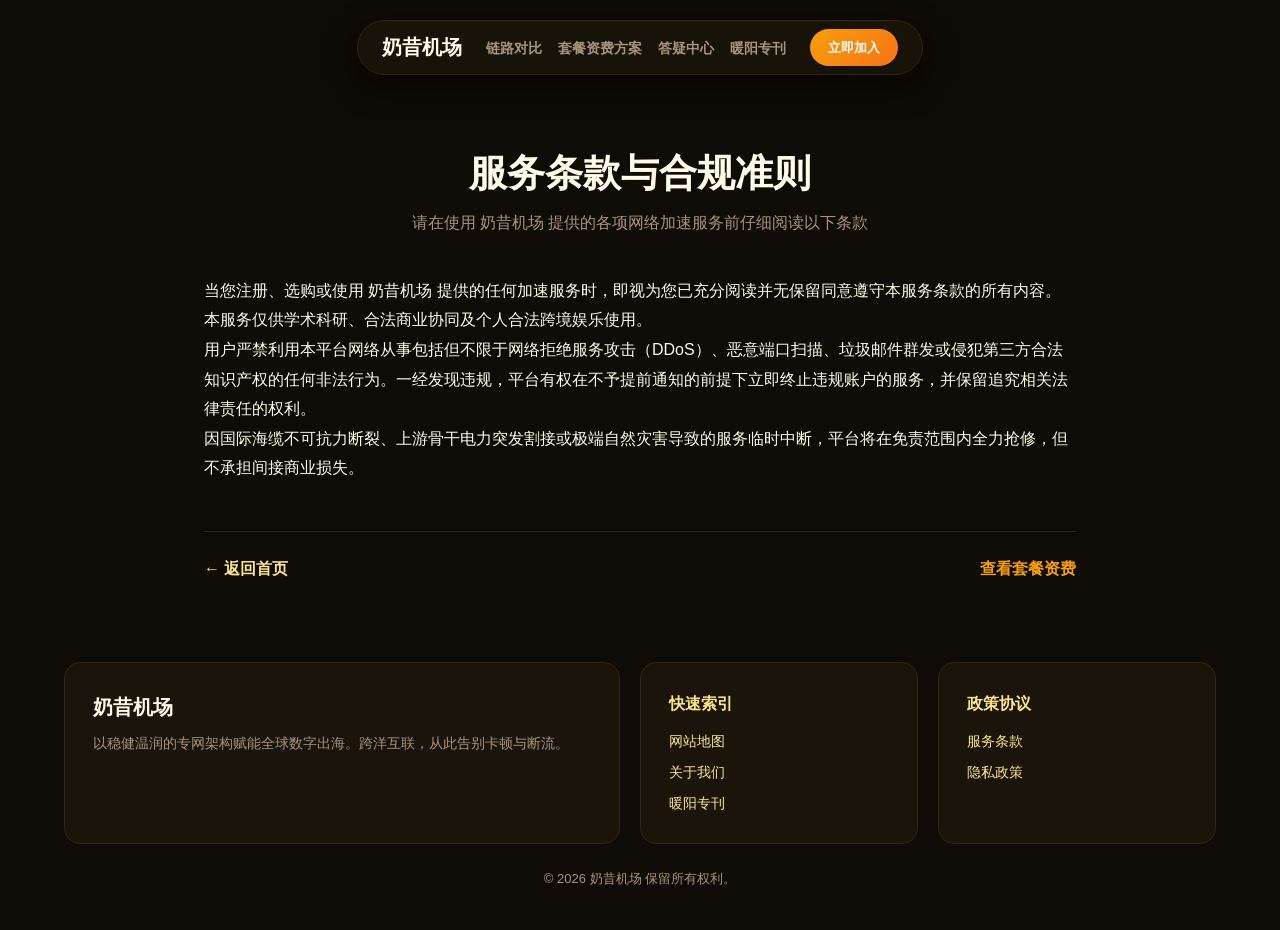
<file: terms.html>
<!DOCTYPE html>
<html lang="zh-CN">
<head>
  <meta charset="UTF-8">
  <meta name="viewport" content="width=device-width, initial-scale=1">
  <title>服务条款 - 奶昔机场合规使用准则与免责声明</title>
  <link rel="canonical" href="https://nexitallycloud.sbs/terms.html">
  <link rel="stylesheet" href="style.css">

<meta name="description" content="当您注册、选购或使用 奶昔机场 提供的任何加速服务时，即视为您已充分阅读并无保留同意遵守本服务条款的所有内容。本服务仅供学术科研、合法商业协同及个人合法跨境娱乐使用。">
<meta property="og:url" content="https://nexitallycloud.sbs/terms.html">
<meta property="og:title" content="服务条款 - 奶昔机场合规使用准则与免责声明">
<meta property="og:description" content="当您注册、选购或使用 奶昔机场 提供的任何加速服务时，即视为您已充分阅读并无保留同意遵守本服务条款的所有内容。本服务仅供学术科研、合法商业协同及个人合法跨境娱乐使用。">
<meta property="og:site_name" content="奶昔 Nexitally">
<meta property="og:type" content="article">
<meta name="twitter:title" content="服务条款 - 奶昔机场合规使用准则与免责声明">
<meta name="twitter:description" content="当您注册、选购或使用 奶昔机场 提供的任何加速服务时，即视为您已充分阅读并无保留同意遵守本服务条款的所有内容。本服务仅供学术科研、合法商业协同及个人合法跨境娱乐使用。">
<script id="landing-maintenance-schema" type="application/ld+json">{"@context": "https://schema.org", "@type": "BreadcrumbList", "itemListElement": [{"@type": "ListItem", "position": 1, "name": "奶昔 Nexitally机场", "item": "https://nexitallycloud.sbs/"}, {"@type": "ListItem", "position": 2, "name": "服务条款 - 奶昔机场合规使用准则与免责声明", "item": "https://nexitallycloud.sbs/terms.html"}]}</script>
</head>
<body>
  
        
        <div class="pill-nav-wrapper">
          <nav class="pill-nav">
            <a href="index.html" class="pill-logo">奶昔机场</a>
            <ul class="pill-menu">
              <li><a href="index.html#contrast">链路对比</a></li>
              <li><a href="index.html#plans">套餐资费方案</a></li>
              <li><a href="index.html#faq">答疑中心</a></li>
              <li><a href="golden-digest.html">暖阳专刊</a></li>
            </ul>
            <a href="https://ww012.twilightaff.com/#/?code=A56DH1Af" class="btn-pill-cta" target="_blank" rel="nofollow noopener sponsored">立即加入</a>
          </nav>
        </div>
        
        <main style="max-width:920px; margin:40px auto; padding:0 24px; padding-top: 110px;">
          <header style="text-align:center; margin-bottom:40px;">
            <h1 style="font-size:38px; font-weight:900; line-height:1.25; margin-bottom:12px;">服务条款与合规准则</h1>
            <p style="color:var(--muted); font-size:16px;">请在使用 奶昔机场 提供的各项网络加速服务前仔细阅读以下条款</p>
          </header>
          <div style="font-size:16px; line-height:1.85;">
            
        <p>当您注册、选购或使用 奶昔机场 提供的任何加速服务时，即视为您已充分阅读并无保留同意遵守本服务条款的所有内容。本服务仅供学术科研、合法商业协同及个人合法跨境娱乐使用。</p>
        <p>用户严禁利用本平台网络从事包括但不限于网络拒绝服务攻击（DDoS）、恶意端口扫描、垃圾邮件群发或侵犯第三方合法知识产权的任何非法行为。一经发现违规，平台有权在不予提前通知的前提下立即终止违规账户的服务，并保留追究相关法律责任的权利。</p>
        <p>因国际海缆不可抗力断裂、上游骨干电力突发割接或极端自然灾害导致的服务临时中断，平台将在免责范围内全力抢修，但不承担间接商业损失。</p>
        
          </div>
          <div style="margin-top:48px; padding-top:24px; border-top:1px solid var(--border); display:flex; justify-content:space-between; align-items:center;">
            <a href="index.html" style="font-weight:700;">← 返回首页</a>
            <a href="#plans" style="font-weight:700; color:var(--primary);" target="_blank">查看套餐资费</a>
          </div>
        </main>
        
        <footer class="bento-footer">
          <div class="bento-grid">
            <div class="bento-cell">
              <h3 style="font-size:20px; margin-bottom:8px;">奶昔机场</h3>
              <p style="color:var(--muted); font-size:14px;">以稳健温润的专网架构赋能全球数字出海。跨洋互联，从此告别卡顿与断流。</p>
            </div>
            <div class="bento-cell">
              <h4>快速索引</h4>
              <ul>
                <li><a href="sitemap.html">网站地图</a></li>
                <li><a href="about.html">关于我们</a></li>
                <li><a href="golden-digest.html">暖阳专刊</a></li>
              </ul>
            </div>
            <div class="bento-cell">
              <h4>政策协议</h4>
              <ul>
                <li><a href="terms.html">服务条款</a></li>
                <li><a href="privacy.html">隐私政策</a></li>
              </ul>
            </div>
          </div>
          <div style="text-align:center; font-size:13px; color:var(--muted); margin-top:24px;">
            © 2026 奶昔机场 保留所有权利。
          </div>
        </footer>
        
        
</body>
</html>
</file>
<file: style.css>
/* Archetype 3: Floating Pill & Narrative Longform Waves (nexitallycloud.sbs) */
:root {
  --primary: #f59e0b;
  --secondary: #f97316;
  --accent: #fde68a;
  --bg: #0f0b06;
  --card-bg: #1a140b;
  --border: #332311;
  --text: #fefce8;
  --muted: #a8947b;
  --link-color: #fde68a;
}
* { box-sizing: border-box; margin: 0; padding: 0; }
body { background: var(--bg); color: var(--text); font-family: -apple-system, BlinkMacSystemFont, "Segoe UI", Roboto, sans-serif; line-height: 1.65; }
a { color: var(--link-color); text-decoration: none; }
a:visited { color: var(--link-color); }
a:hover { color: var(--primary); text-decoration: underline; }

/* Floating Capsule Nav */
.pill-nav-wrapper { position: fixed; top: 20px; left: 0; right: 0; z-index: 100; display: flex; justify-content: center; pointer-events: none; }
.pill-nav { pointer-events: auto; background: rgba(26, 20, 11, 0.9); backdrop-filter: blur(16px); border: 1px solid var(--border); border-radius: 50px; padding: 8px 24px; display: flex; align-items: center; gap: 24px; box-shadow: 0 10px 30px rgba(0,0,0,0.6); }
.pill-logo { font-size: 20px; font-weight: 900; color: var(--text); text-decoration: none !important; }
.pill-menu { list-style: none; display: flex; gap: 16px; }
.pill-menu a { font-size: 14px; font-weight: 600; color: var(--muted); }
.pill-menu a:hover { color: var(--accent); }
.btn-pill-cta { background: linear-gradient(135deg, var(--primary), var(--secondary)); color: #fff !important; padding: 8px 18px; border-radius: 30px; font-weight: 700; font-size: 13px; text-decoration: none !important; }

/* Diagonal Wave Split Hero */
.wave-hero { padding: 140px 24px 80px; max-width: 1200px; margin: 0 auto; display: grid; grid-template-columns: 1fr 1fr; gap: 48px; align-items: center; }
.wave-badge { display: inline-block; padding: 4px 14px; background: rgba(245, 158, 11, 0.15); color: var(--primary); border-radius: 20px; font-size: 12px; font-weight: 700; margin-bottom: 20px; }
.wave-title { font-size: 48px; font-weight: 900; line-height: 1.2; margin-bottom: 20px; }
.wave-title span { color: var(--primary); }
.wave-lead { font-size: 18px; color: var(--muted); line-height: 1.7; margin-bottom: 32px; }
.wave-cta-group { display: flex; gap: 16px; flex-wrap: wrap; }

/* Pain vs Solution Split Columns */
.split-section { max-width: 1200px; margin: 60px auto; padding: 0 24px; }
.split-grid { display: grid; grid-template-columns: 1fr 1fr; gap: 32px; }
.split-card { padding: 36px; border-radius: 20px; border: 1px solid var(--border); }
.split-card.pain { background: rgba(239, 68, 68, 0.04); border-color: rgba(239, 68, 68, 0.2); }
.split-card.solution { background: rgba(245, 158, 11, 0.08); border-color: var(--primary); }
.split-card h3 { font-size: 22px; margin-bottom: 16px; }

/* One Giant Hero Tier + Two Mini Tiers */
.giant-pricing { display: grid; grid-template-columns: 0.9fr 1.2fr 0.9fr; gap: 24px; align-items: center; margin: 60px 0; }
.tier-box { background: var(--card-bg); border: 1px solid var(--border); border-radius: 20px; padding: 32px; text-align: center; }
.tier-box.giant { padding: 48px 36px; border: 2px solid var(--primary); background: linear-gradient(180deg, var(--card-bg), rgba(245, 158, 11, 0.1)); transform: scale(1.05); }

/* Bento Footer */
.bento-footer { max-width: 1200px; margin: 80px auto 40px; padding: 0 24px; }
.bento-grid { display: grid; grid-template-columns: 2fr 1fr 1fr; gap: 20px; }
.bento-cell { background: var(--card-bg); border: 1px solid var(--border); border-radius: 16px; padding: 28px; }
.bento-cell h4 { font-size: 16px; color: var(--accent); margin-bottom: 12px; }
.bento-cell ul { list-style: none; display: flex; flex-direction: column; gap: 8px; font-size: 14px; }

@media (max-width: 900px) {
  .wave-hero { grid-template-columns: 1fr; text-align: center; }
  .wave-cta-group { justify-content: center; }
  .split-grid { grid-template-columns: 1fr; }
  .giant-pricing { grid-template-columns: 1fr; }
  .tier-box.giant { transform: none; }
  .bento-grid { grid-template-columns: 1fr; }
  .pill-menu { display: none; }
}


/* ==========================================================================
   Hero SVG Motion Core & Animation Keyframes (Guaranteed Visibility)
   ========================================================================== */
.motion-art-frame {
  width: 100% !important;
  max-width: 480px !important;
  min-height: 280px !important;
  margin: 0 auto !important;
  display: flex !important;
  justify-content: center !important;
  align-items: center !important;
  position: relative !important;
  flex-shrink: 0 !important;
}

.motion-svg {
  width: 100% !important;
  max-width: 480px !important;
  height: auto !important;
  min-height: 260px !important;
  display: block !important;
  overflow: visible !important;
  filter: drop-shadow(0 15px 35px rgba(0, 0, 0, 0.65)) !important;
}

@keyframes glowPulse {
  0%, 100% { transform: scale(1); opacity: 0.8; }
  50% { transform: scale(1.08); opacity: 1; }
}

@keyframes creamBounce {
  0%, 100% { transform: translateY(0); }
  50% { transform: translateY(-5px); }
}

@keyframes berryFloat {
  0%, 100% { transform: translateY(0) rotate(0deg); }
  50% { transform: translateY(-6px) rotate(4deg); }
}

@keyframes strawShake {
  0%, 100% { transform: rotate(0deg); }
  50% { transform: rotate(-2.5deg); }
}

@keyframes bubbleFloat {
  0% { transform: translateY(0); opacity: 0.25; }
  50% { opacity: 0.9; }
  100% { transform: translateY(-24px); opacity: 0; }
}

@keyframes ringFloat {
  0%, 100% { transform: translateY(0) rotate(-12deg); }
  50% { transform: translateY(-10px) rotate(-8deg); }
}

@keyframes runeShimmer {
  0%, 100% { opacity: 0.35; stroke-dashoffset: 0; }
  50% { opacity: 1; stroke-dashoffset: 24; }
}

@keyframes spinCW {
  from { transform: rotate(0deg); }
  to { transform: rotate(360deg); }
}

@keyframes spinCCW {
  from { transform: rotate(0deg); }
  to { transform: rotate(-360deg); }
}

@keyframes stepPulse {
  0%, 100% { opacity: 0.7; transform: translateY(0); }
  50% { opacity: 1; transform: translateY(-4px); }
}

@keyframes cloudDrift {
  0%, 100% { transform: translateX(0); }
  50% { transform: translateX(16px); }
}

@keyframes rayAscend {
  0% { stroke-dashoffset: 20; opacity: 0.2; }
  50% { opacity: 0.95; }
  100% { stroke-dashoffset: 0; opacity: 0.2; }
}

.glow-pulse { animation: glowPulse 4s ease-in-out infinite; transform-origin: center; }
.cream-bounce { animation: creamBounce 3.5s ease-in-out infinite; }
.berry-float { animation: berryFloat 3s ease-in-out infinite; transform-origin: 230px 85px; }
.straw-shake { animation: strawShake 4s ease-in-out infinite; transform-origin: 210px 250px; }
.bubble-float-1 { animation: bubbleFloat 3s ease-in-out infinite; }
.bubble-float-2 { animation: bubbleFloat 4.2s ease-in-out infinite 0.8s; }
.bubble-float-3 { animation: bubbleFloat 3.6s ease-in-out infinite 1.5s; }

.ring-float { animation: ringFloat 5s ease-in-out infinite; }
.rune-shimmer { animation: runeShimmer 3s ease-in-out infinite; }
.orbital-spin { animation: spinCW 25s linear infinite; transform-origin: 230px 180px; }
.ring-spin-cw { animation: spinCW 18s linear infinite; transform-origin: 230px 180px; }
.ring-spin-ccw { animation: spinCCW 24s linear infinite; transform-origin: 230px 180px; }

.step-pulse-1 { animation: stepPulse 3s ease-in-out infinite 0s; }
.step-pulse-2 { animation: stepPulse 3s ease-in-out infinite 0.7s; }
.step-pulse-3 { animation: stepPulse 3s ease-in-out infinite 1.4s; }
.step-pulse-4 { animation: stepPulse 3s ease-in-out infinite 2.1s; }
.cloud-drift-1 { animation: cloudDrift 6s ease-in-out infinite; }
.cloud-drift-2 { animation: cloudDrift 7s ease-in-out infinite 1s; }
.ray-ascend { animation: rayAscend 2.5s linear infinite; }
.crystal-spin { animation: spinCW 12s linear infinite; transform-origin: center; }
.mint-leaf-float { animation: berryFloat 4s ease-in-out infinite; transform-origin: 230px 95px; }

@media (prefers-reduced-motion: reduce) {
  * {
    animation-duration: 0.01ms !important;
    animation-iteration-count: 1 !important;
    transition-duration: 0.01ms !important;
  }
}
</file>
<file: landing-maintenance.css>
/* Scoped heading and keyboard improvements; original brand design remains. */
h1[data-landing-title]{font-size:clamp(2rem,4.4vw,4.4rem);line-height:1.18;letter-spacing:-.025em;overflow-wrap:anywhere}
h1[data-landing-title] .landing-brand{display:block;font-size:.74em;line-height:1.3;margin-bottom:.35em}
h1[data-landing-title] .landing-focus{display:block;font-size:1em}
a:focus-visible,button:focus-visible{outline:3px solid currentColor;outline-offset:5px}
@media(max-width:600px){h1[data-landing-title]{font-size:clamp(1.65rem,7.8vw,2.3rem);line-height:1.22;max-width:100%;margin-top:.4em;margin-bottom:.6em}h1[data-landing-title] .landing-brand{font-size:.78em}}
@media(prefers-reduced-motion:reduce){*,*::before,*::after{animation-duration:.01ms!important;animation-iteration-count:1!important;scroll-behavior:auto!important}}
</file>
